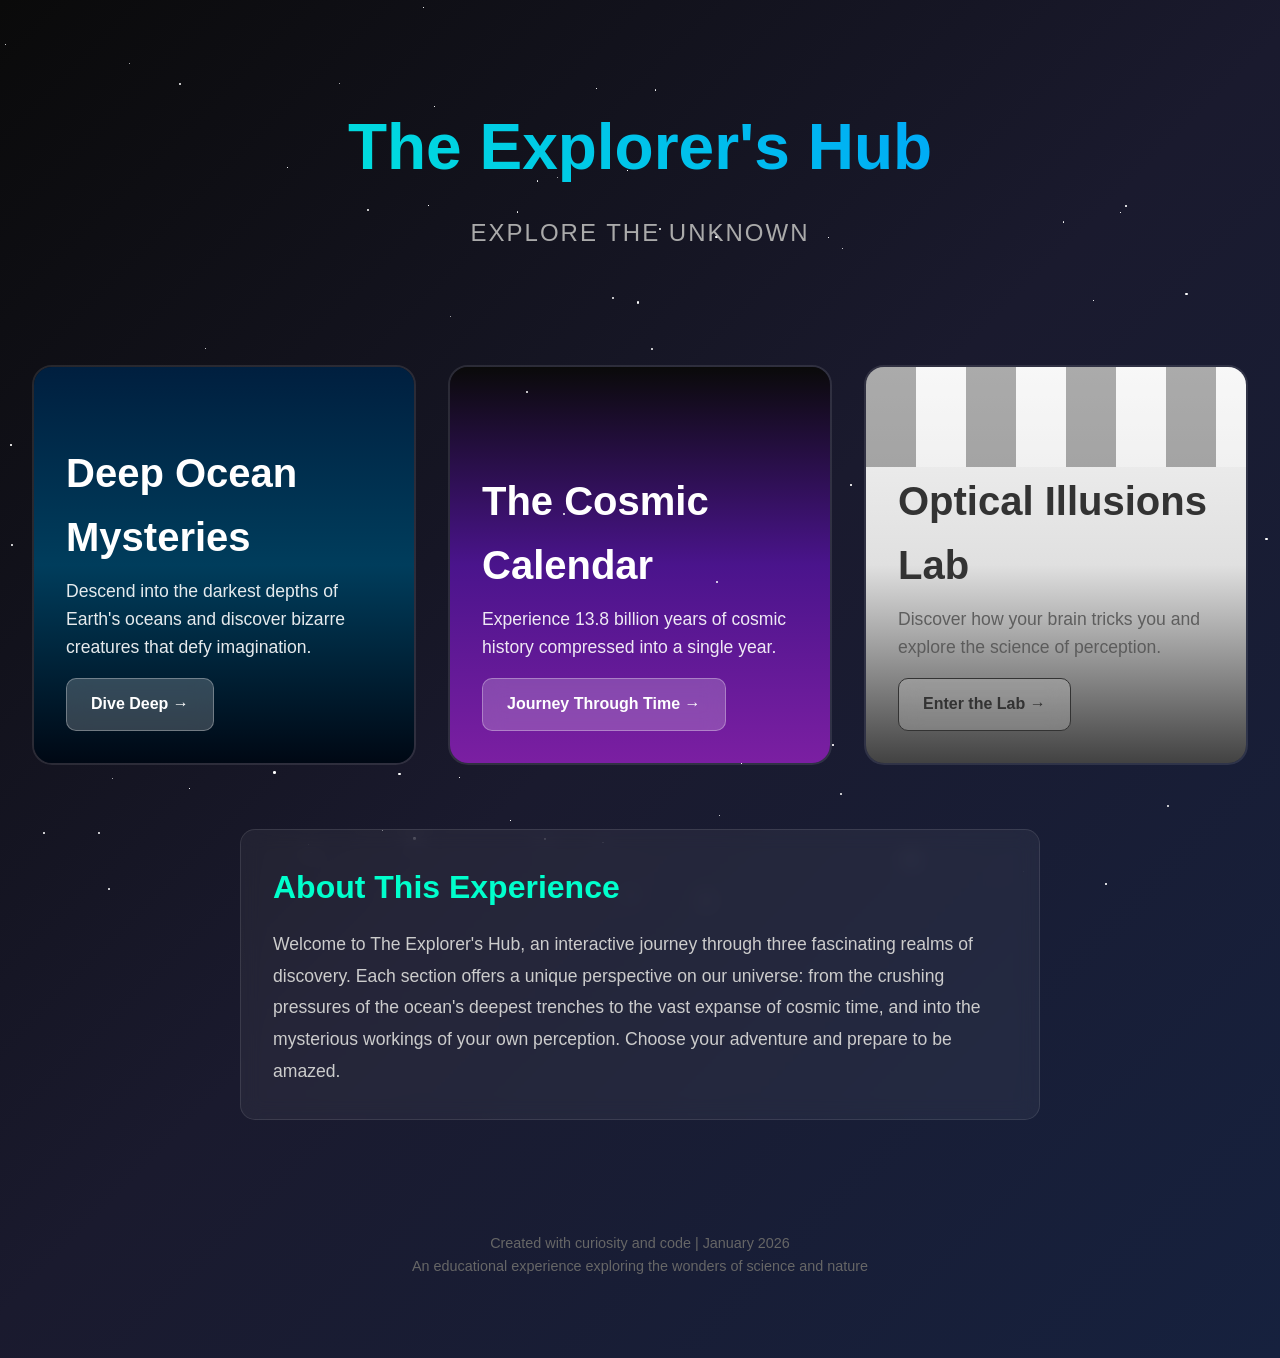
<file: index.html>
<!DOCTYPE html>
<html lang="en">
<head>
    <meta charset="UTF-8">
    <meta name="viewport" content="width=device-width, initial-scale=1.0">
    <title>The Explorer's Hub - Journey into the Unknown</title>
    <link rel="stylesheet" href="shared/main.css">
    <style>
        * {
            margin: 0;
            padding: 0;
            box-sizing: border-box;
        }

        body {
            font-family: 'Segoe UI', Tahoma, Geneva, Verdana, sans-serif;
            background: linear-gradient(135deg, #0a0a0a 0%, #1a1a2e 50%, #16213e 100%);
            color: #fff;
            overflow-x: hidden;
            min-height: 100vh;
        }

        .stars {
            position: fixed;
            top: 0;
            left: 0;
            width: 100%;
            height: 100%;
            pointer-events: none;
            z-index: 1;
        }

        .star {
            position: absolute;
            background: white;
            border-radius: 50%;
            animation: twinkle 3s infinite ease-in-out;
        }

        @keyframes twinkle {
            0%, 100% { opacity: 0.3; }
            50% { opacity: 1; }
        }

        .container {
            position: relative;
            z-index: 2;
            max-width: 1400px;
            margin: 0 auto;
            padding: 2rem;
        }

        header {
            text-align: center;
            padding: 4rem 2rem;
            margin-bottom: 3rem;
        }

        h1 {
            font-size: 4rem;
            font-weight: 700;
            margin-bottom: 1rem;
            background: linear-gradient(45deg, #00ffcc, #0099ff, #ff00ff);
            -webkit-background-clip: text;
            -webkit-text-fill-color: transparent;
            background-clip: text;
            animation: gradient-shift 5s ease infinite;
            background-size: 200% 200%;
        }

        @keyframes gradient-shift {
            0% { background-position: 0% 50%; }
            50% { background-position: 100% 50%; }
            100% { background-position: 0% 50%; }
        }

        .tagline {
            font-size: 1.5rem;
            color: #aaa;
            font-weight: 300;
            letter-spacing: 2px;
        }

        .portals {
            display: grid;
            grid-template-columns: repeat(auto-fit, minmax(350px, 1fr));
            gap: 2rem;
            margin: 3rem 0;
        }

        .portal {
            position: relative;
            height: 400px;
            border-radius: 20px;
            overflow: hidden;
            cursor: pointer;
            transition: transform 0.3s ease, box-shadow 0.3s ease;
            border: 2px solid rgba(255, 255, 255, 0.1);
        }

        .portal:hover {
            transform: translateY(-10px) scale(1.02);
            box-shadow: 0 20px 60px rgba(0, 0, 0, 0.5);
        }

        .portal-bg {
            position: absolute;
            top: 0;
            left: 0;
            width: 100%;
            height: 100%;
            transition: transform 0.5s ease;
        }

        .portal:hover .portal-bg {
            transform: scale(1.1);
        }

        .ocean-portal .portal-bg {
            background: linear-gradient(180deg, #001f3f 0%, #003d5c 50%, #000814 100%);
        }

        .cosmos-portal .portal-bg {
            background: linear-gradient(180deg, #0a0a0a 0%, #4a148c 50%, #7b1fa2 100%);
        }

        .illusions-portal .portal-bg {
            background: linear-gradient(180deg, #f5f5f5 0%, #e0e0e0 50%, #424242 100%);
        }

        .portal-content {
            position: relative;
            z-index: 2;
            height: 100%;
            display: flex;
            flex-direction: column;
            justify-content: flex-end;
            padding: 2rem;
        }

        .portal-title {
            font-size: 2.5rem;
            font-weight: 700;
            margin-bottom: 0.5rem;
        }

        .portal-description {
            font-size: 1.1rem;
            opacity: 0.9;
            margin-bottom: 1rem;
        }

        .portal-link {
            display: inline-block;
            padding: 0.8rem 1.5rem;
            background: rgba(255, 255, 255, 0.2);
            backdrop-filter: blur(10px);
            border-radius: 10px;
            text-decoration: none;
            color: white;
            font-weight: 600;
            transition: all 0.3s ease;
            border: 1px solid rgba(255, 255, 255, 0.3);
            width: fit-content;
        }

        .portal-link:hover {
            background: rgba(255, 255, 255, 0.3);
            transform: translateX(5px);
        }

        /* Ocean portal effects */
        .bubble {
            position: absolute;
            bottom: -50px;
            background: radial-gradient(circle, rgba(0, 255, 204, 0.3), transparent);
            border-radius: 50%;
            animation: rise 6s infinite ease-in;
        }

        @keyframes rise {
            to {
                bottom: 110%;
                opacity: 0;
            }
        }

        /* Cosmos portal effects */
        .cosmos-star {
            position: absolute;
            width: 2px;
            height: 2px;
            background: white;
            border-radius: 50%;
            animation: cosmos-twinkle 2s infinite;
        }

        @keyframes cosmos-twinkle {
            0%, 100% { opacity: 0; transform: scale(0); }
            50% { opacity: 1; transform: scale(1.5); }
        }

        /* Illusions portal effects */
        .illusion-pattern {
            position: absolute;
            top: 0;
            left: 0;
            width: 100%;
            height: 100%;
            opacity: 0.3;
        }

        .checker {
            width: 50px;
            height: 50px;
            position: absolute;
            animation: shift 3s infinite ease-in-out;
        }

        @keyframes shift {
            0%, 100% { transform: translateX(0); }
            50% { transform: translateX(10px); }
        }

        footer {
            text-align: center;
            padding: 3rem 2rem;
            color: #666;
            font-size: 0.9rem;
        }

        .about {
            max-width: 800px;
            margin: 4rem auto;
            padding: 2rem;
            background: rgba(255, 255, 255, 0.05);
            backdrop-filter: blur(10px);
            border-radius: 15px;
            border: 1px solid rgba(255, 255, 255, 0.1);
        }

        .about h2 {
            font-size: 2rem;
            margin-bottom: 1rem;
            color: #00ffcc;
        }

        .about p {
            line-height: 1.8;
            color: #ccc;
            font-size: 1.1rem;
        }

        @media (max-width: 768px) {
            h1 {
                font-size: 2.5rem;
            }

            .tagline {
                font-size: 1.2rem;
            }

            .portals {
                grid-template-columns: 1fr;
            }

            .portal {
                height: 350px;
            }
        }
    </style>
</head>
<body>
    <div class="stars" id="stars"></div>

    <div class="container">
        <header>
            <h1>The Explorer's Hub</h1>
            <p class="tagline">EXPLORE THE UNKNOWN</p>
        </header>

        <div class="portals">
            <!-- Ocean Portal -->
            <div class="portal ocean-portal" id="ocean-portal">
                <div class="portal-bg"></div>
                <div class="portal-content">
                    <h2 class="portal-title">Deep Ocean Mysteries</h2>
                    <p class="portal-description">Descend into the darkest depths of Earth's oceans and discover bizarre creatures that defy imagination.</p>
                    <a href="ocean/index.html" class="portal-link">Dive Deep →</a>
                </div>
            </div>

            <!-- Cosmos Portal -->
            <div class="portal cosmos-portal" id="cosmos-portal">
                <div class="portal-bg"></div>
                <div class="portal-content">
                    <h2 class="portal-title">The Cosmic Calendar</h2>
                    <p class="portal-description">Experience 13.8 billion years of cosmic history compressed into a single year.</p>
                    <a href="cosmos/index.html" class="portal-link">Journey Through Time →</a>
                </div>
            </div>

            <!-- Illusions Portal -->
            <div class="portal illusions-portal" id="illusions-portal">
                <div class="portal-bg"></div>
                <div class="portal-content">
                    <h2 class="portal-title" style="color: #333;">Optical Illusions Lab</h2>
                    <p class="portal-description" style="color: #555;">Discover how your brain tricks you and explore the science of perception.</p>
                    <a href="illusions/index.html" class="portal-link" style="color: #333; border-color: #333;">Enter the Lab →</a>
                </div>
            </div>
        </div>

        <div class="about">
            <h2>About This Experience</h2>
            <p>
                Welcome to The Explorer's Hub, an interactive journey through three fascinating realms of discovery.
                Each section offers a unique perspective on our universe: from the crushing pressures of the ocean's
                deepest trenches to the vast expanse of cosmic time, and into the mysterious workings of your own perception.
                Choose your adventure and prepare to be amazed.
            </p>
        </div>

        <footer>
            <p>Created with curiosity and code | January 2026</p>
            <p>An educational experience exploring the wonders of science and nature</p>
        </footer>
    </div>

    <script>
        // Generate random stars
        const starsContainer = document.getElementById('stars');
        for (let i = 0; i < 100; i++) {
            const star = document.createElement('div');
            star.className = 'star';
            star.style.left = Math.random() * 100 + '%';
            star.style.top = Math.random() * 100 + '%';
            star.style.width = star.style.height = Math.random() * 3 + 'px';
            star.style.animationDelay = Math.random() * 3 + 's';
            starsContainer.appendChild(star);
        }

        // Ocean portal bubbles
        const oceanPortal = document.getElementById('ocean-portal');
        setInterval(() => {
            const bubble = document.createElement('div');
            bubble.className = 'bubble';
            const size = Math.random() * 60 + 20;
            bubble.style.width = bubble.style.height = size + 'px';
            bubble.style.left = Math.random() * 100 + '%';
            bubble.style.animationDuration = (Math.random() * 3 + 4) + 's';
            oceanPortal.appendChild(bubble);
            setTimeout(() => bubble.remove(), 7000);
        }, 1000);

        // Cosmos portal stars
        const cosmosPortal = document.getElementById('cosmos-portal');
        setInterval(() => {
            const star = document.createElement('div');
            star.className = 'cosmos-star';
            star.style.left = Math.random() * 100 + '%';
            star.style.top = Math.random() * 100 + '%';
            star.style.animationDelay = Math.random() + 's';
            cosmosPortal.appendChild(star);
            setTimeout(() => star.remove(), 2000);
        }, 300);

        // Illusions portal pattern
        const illusionsPortal = document.getElementById('illusions-portal');
        const pattern = document.createElement('div');
        pattern.className = 'illusion-pattern';

        for (let i = 0; i < 20; i++) {
            const checker = document.createElement('div');
            checker.className = 'checker';
            checker.style.left = (i % 10) * 50 + 'px';
            checker.style.top = Math.floor(i / 10) * 50 + 'px';
            checker.style.background = i % 2 === 0 ? '#000' : '#fff';
            checker.style.animationDelay = (i * 0.1) + 's';
            pattern.appendChild(checker);
        }
        illusionsPortal.querySelector('.portal-bg').appendChild(pattern);
    </script>
</body>
</html>
</file>
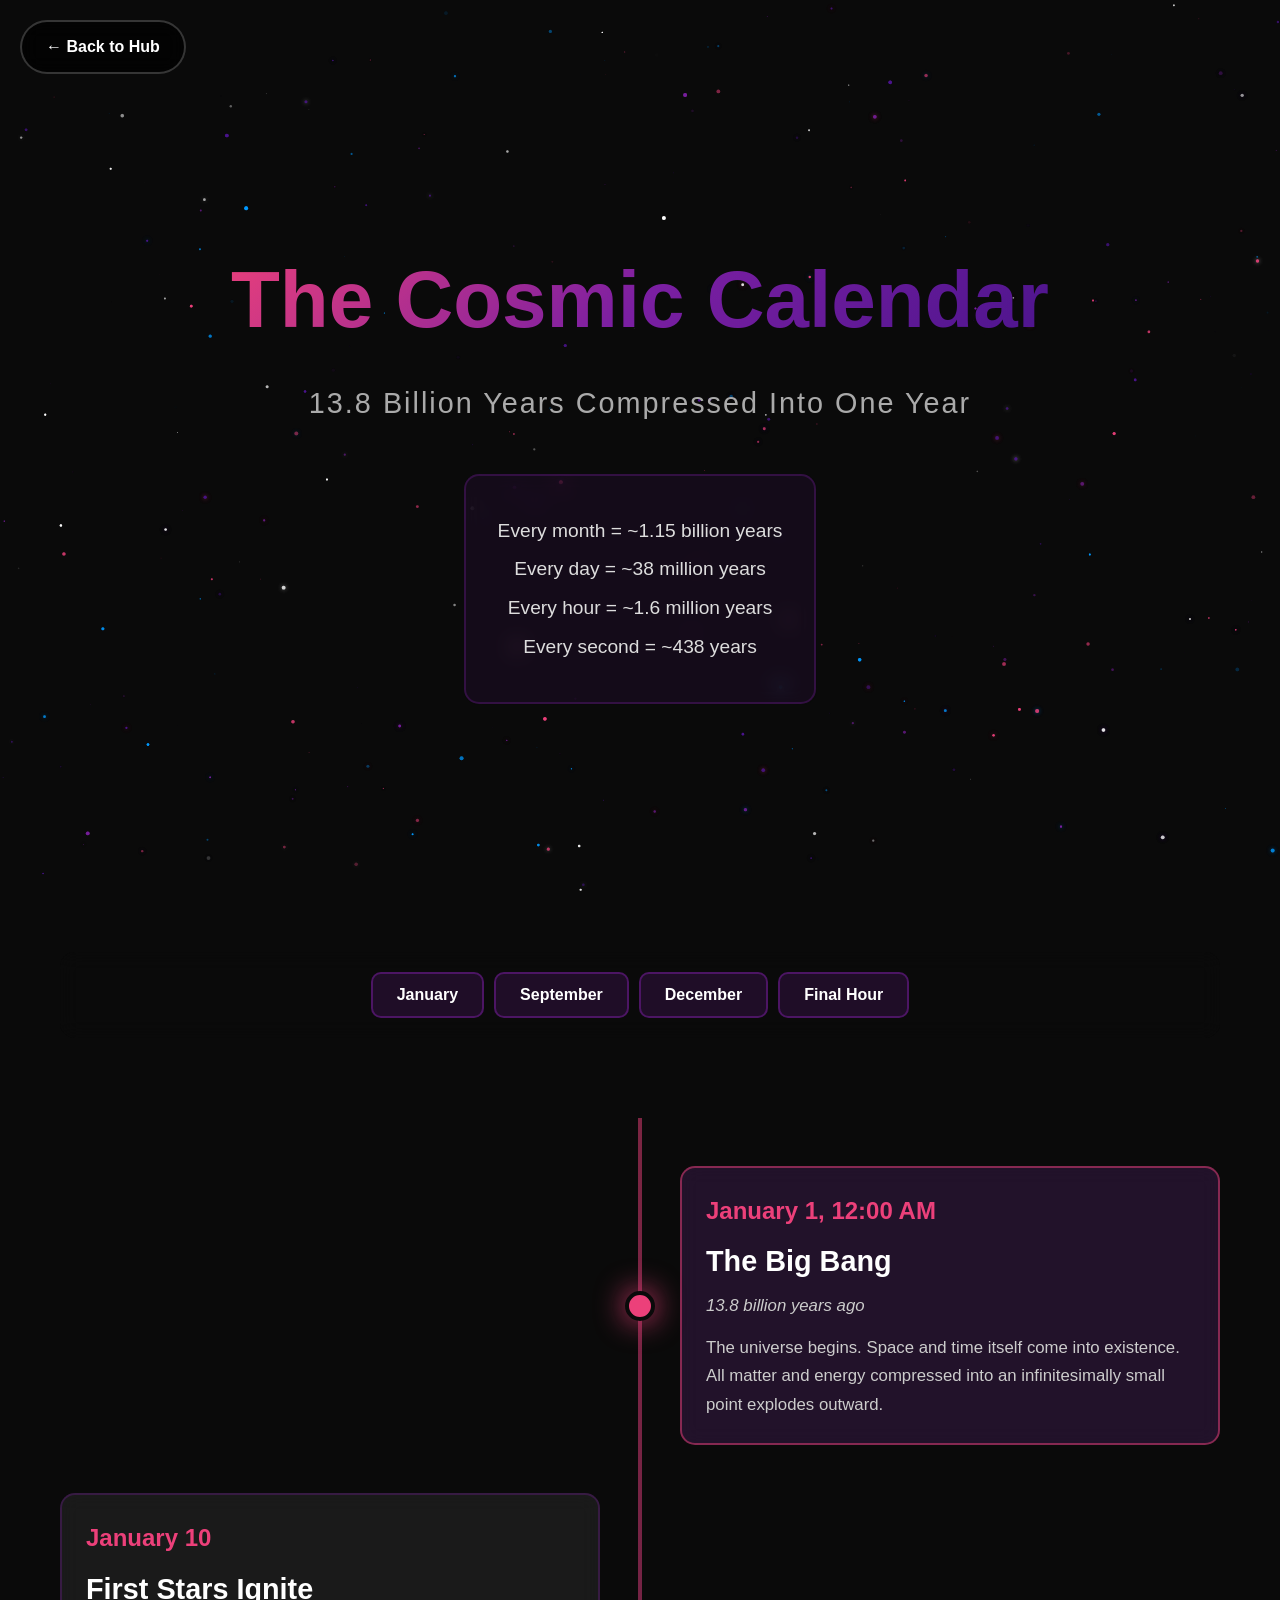
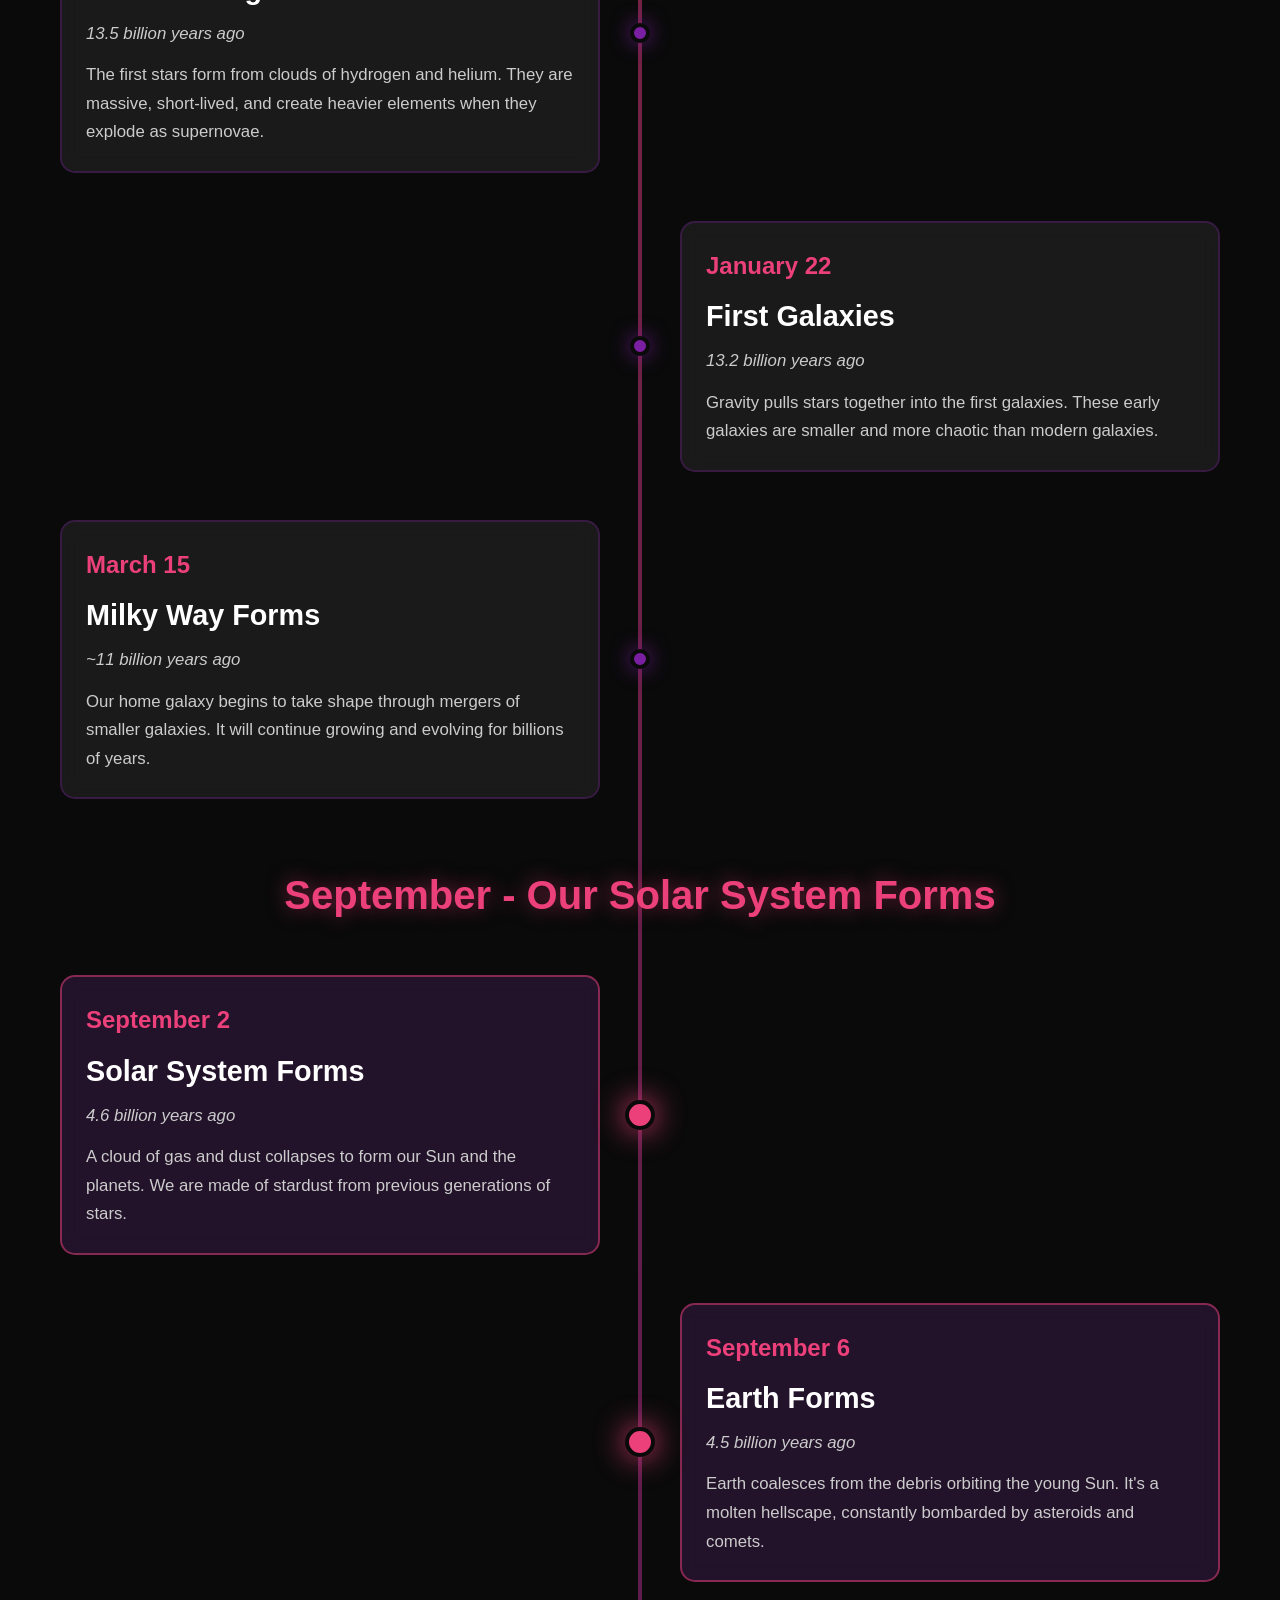
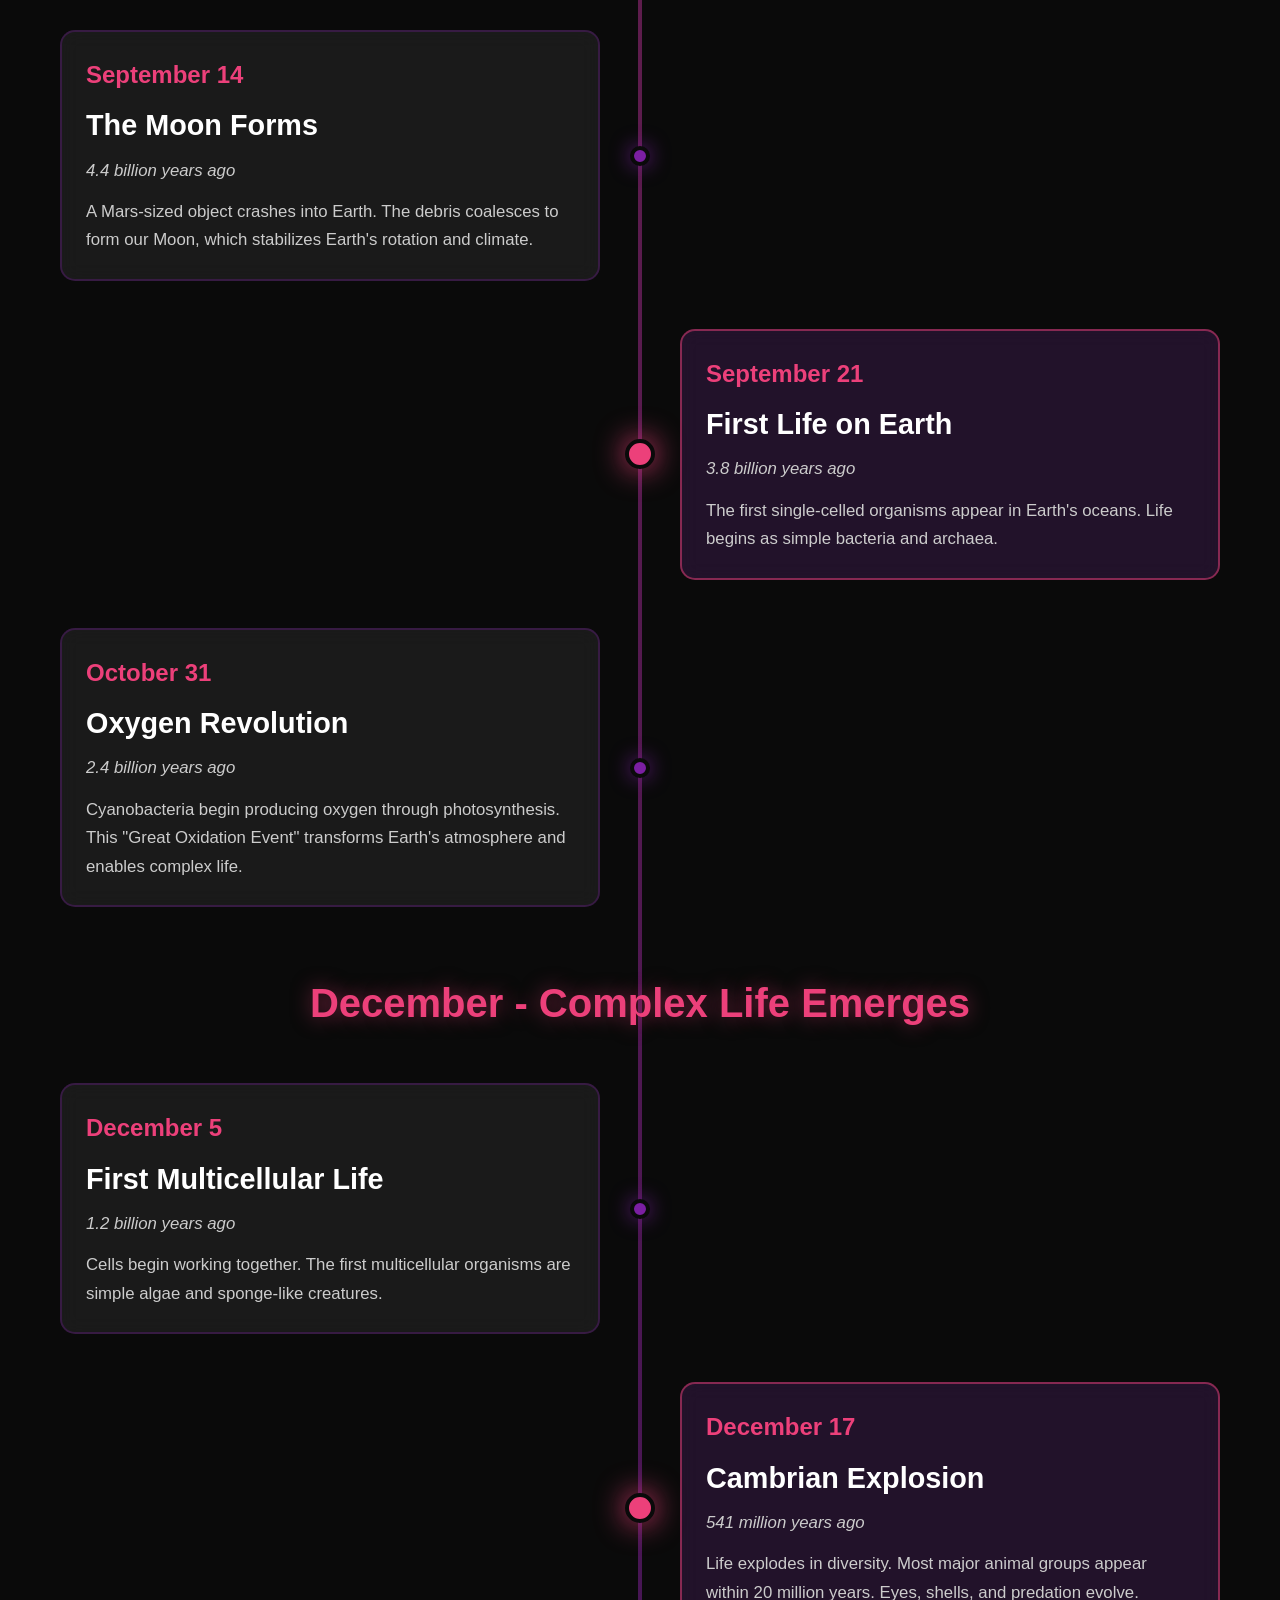
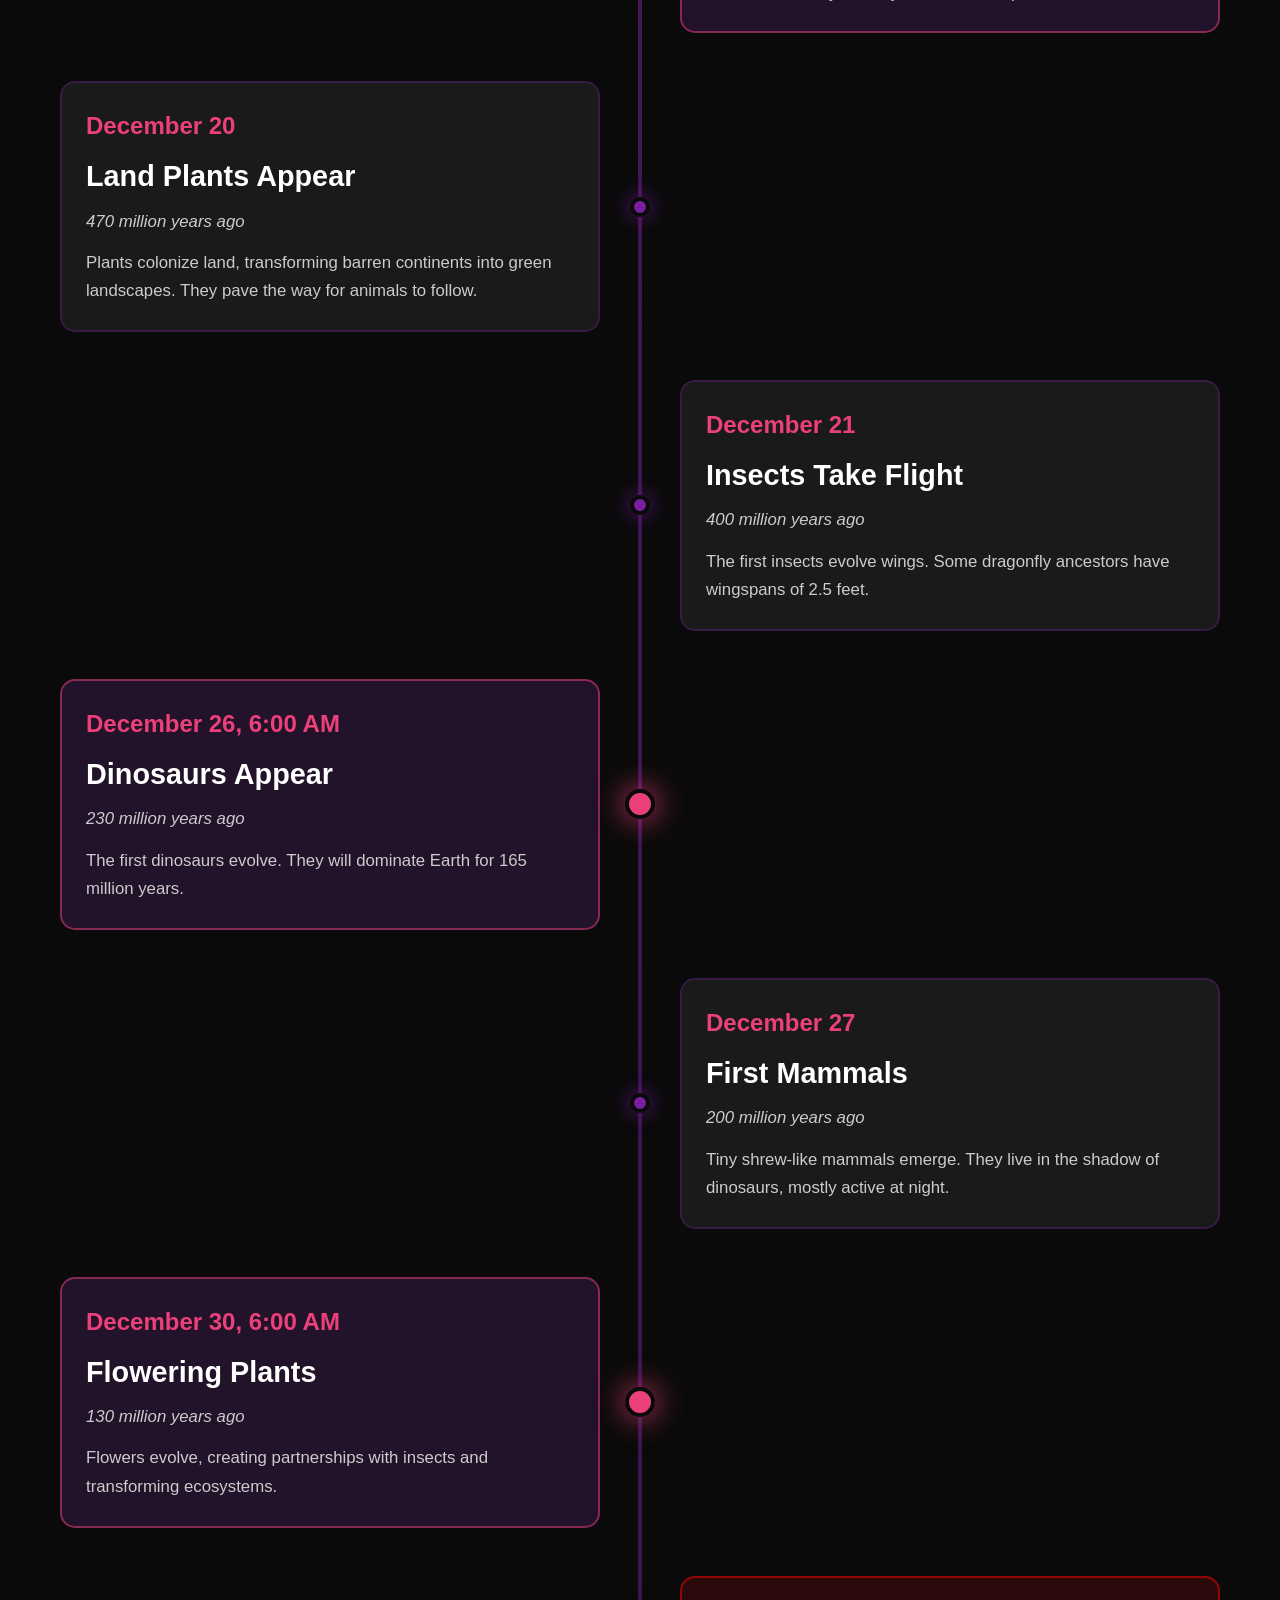
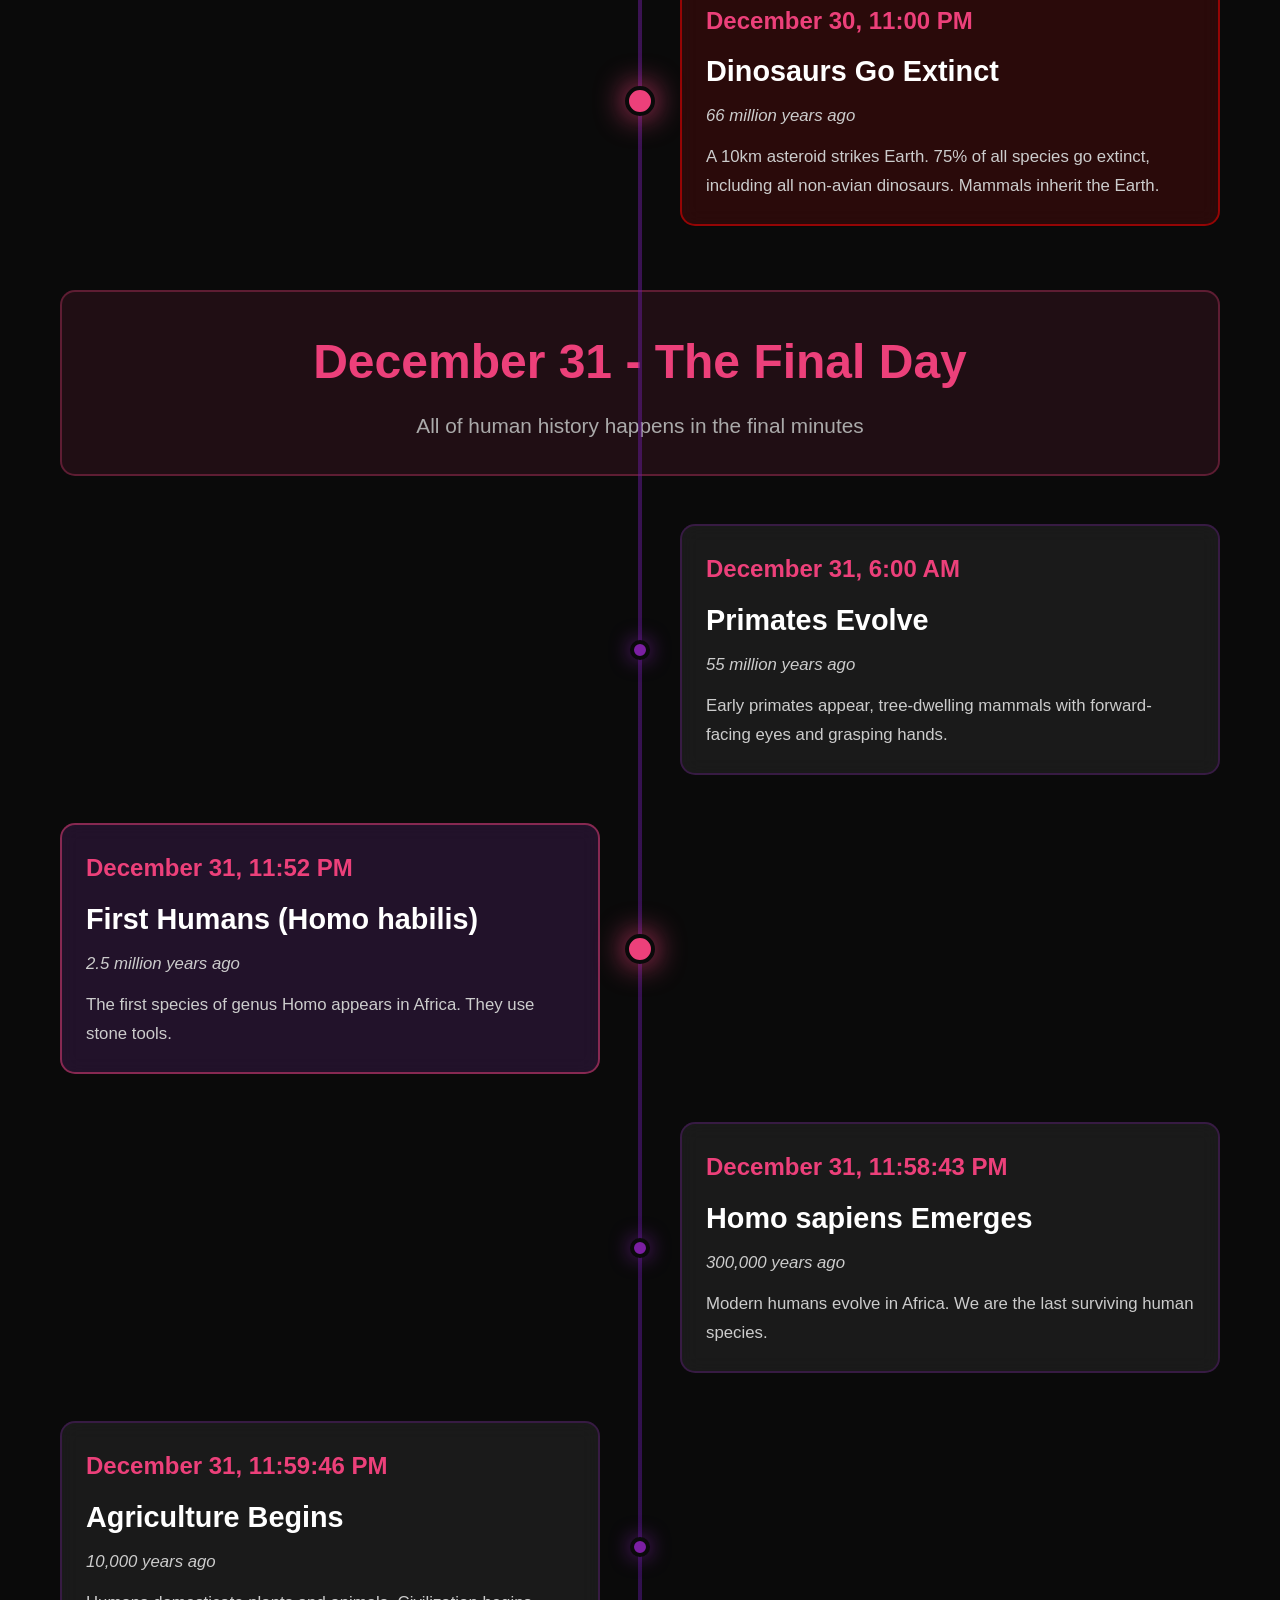
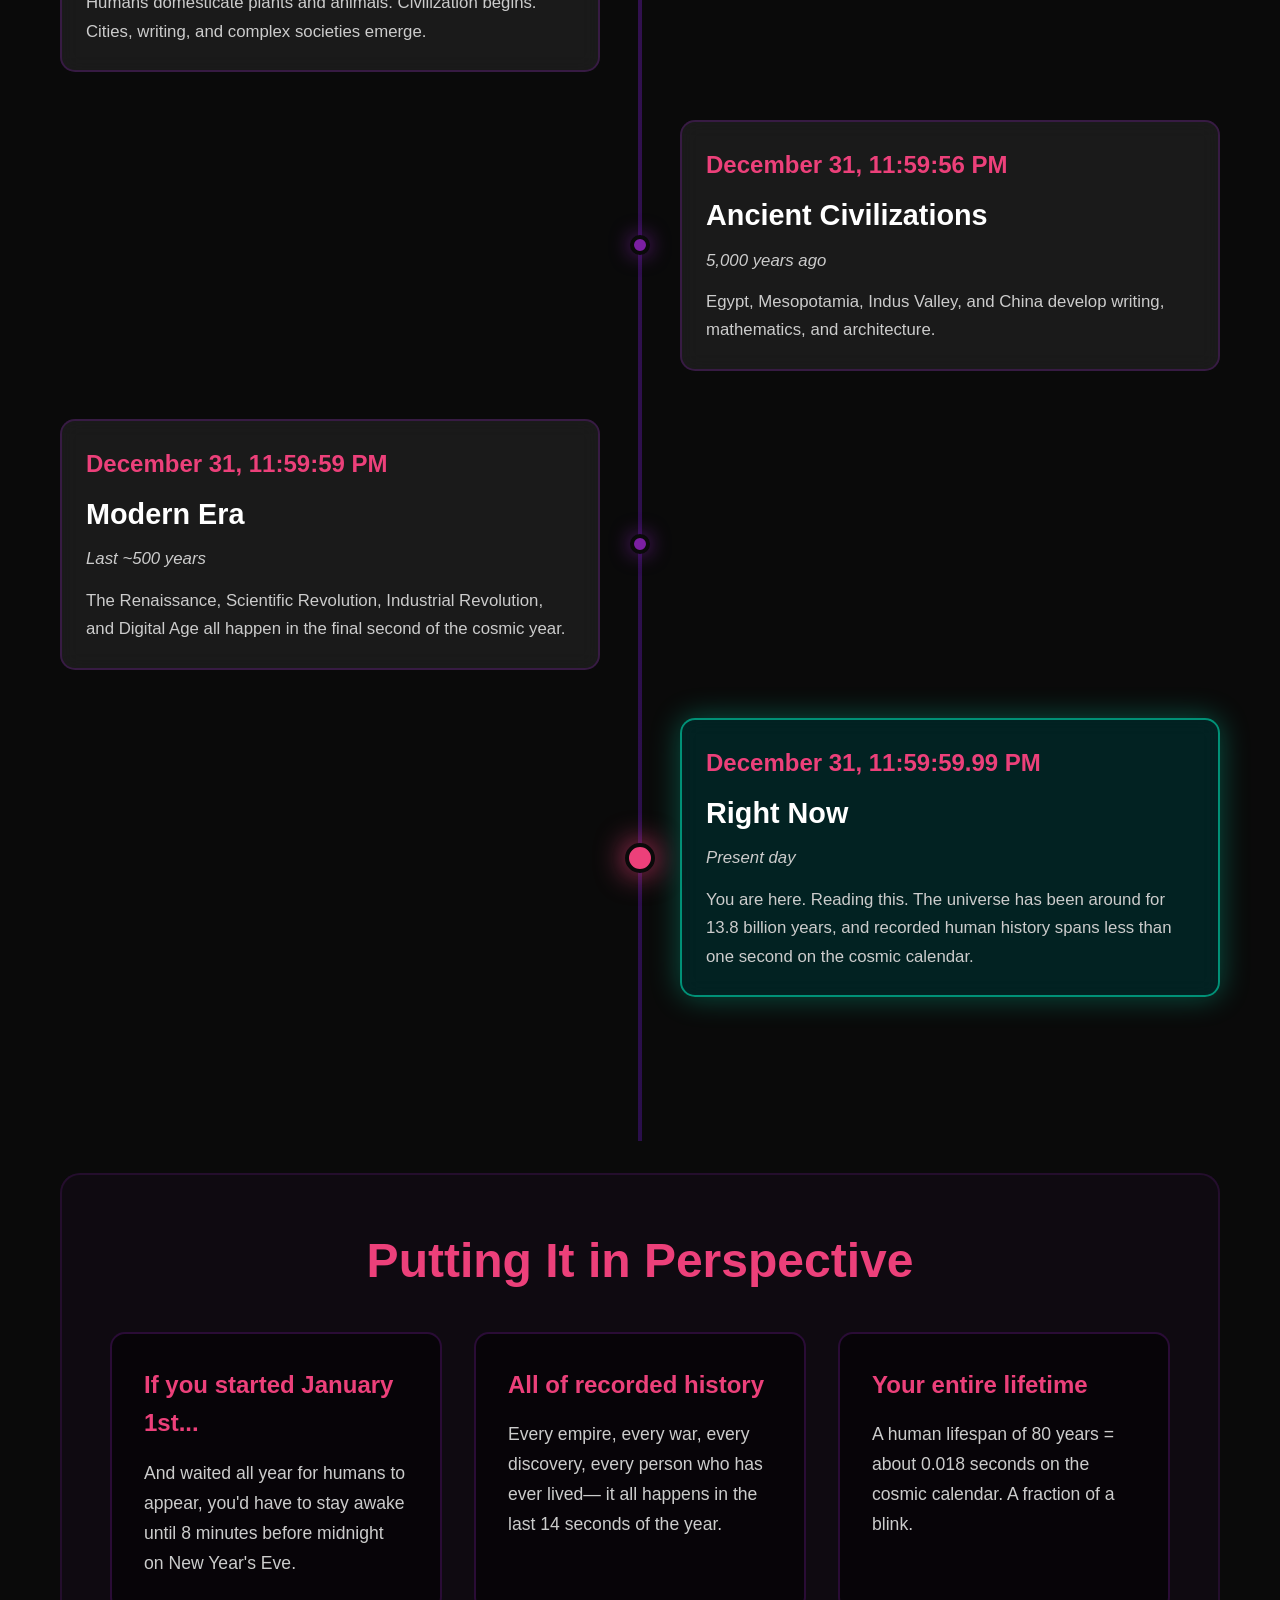
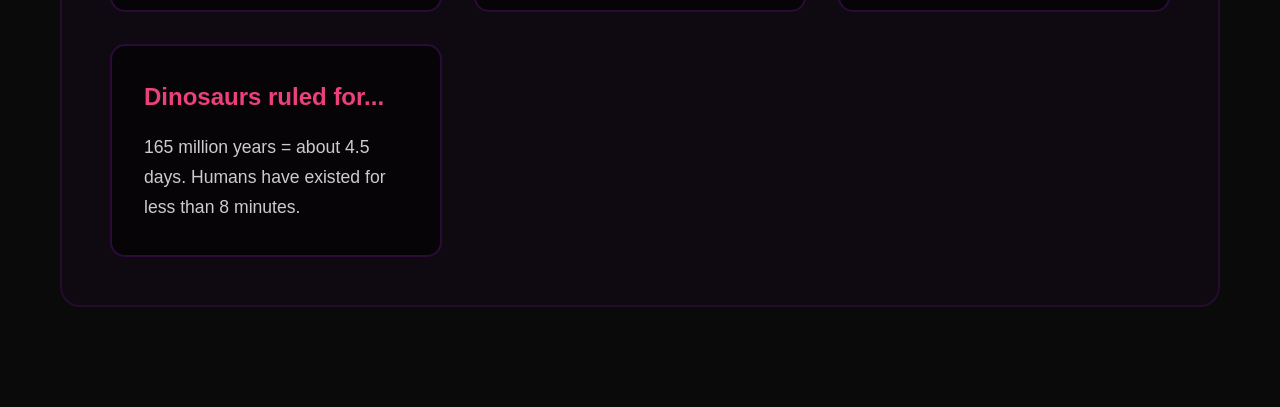
<file: cosmos/index.html>
<!DOCTYPE html>
<html lang="en">
<head>
    <meta charset="UTF-8">
    <meta name="viewport" content="width=device-width, initial-scale=1.0">
    <title>The Cosmic Calendar - The Explorer's Hub</title>
    <link rel="stylesheet" href="../shared/main.css">
    <link rel="stylesheet" href="cosmos.css">
</head>
<body>
    <a href="../index.html" class="back-to-hub">← Back to Hub</a>

    <!-- Starfield background -->
    <canvas id="starfield"></canvas>

    <div class="cosmos-container">
        <!-- Hero Section -->
        <section class="hero">
            <h1 class="cosmic-title">The Cosmic Calendar</h1>
            <p class="cosmic-subtitle">13.8 Billion Years Compressed Into One Year</p>
            <div class="scale-info">
                <p>Every month = ~1.15 billion years</p>
                <p>Every day = ~38 million years</p>
                <p>Every hour = ~1.6 million years</p>
                <p>Every second = ~438 years</p>
            </div>
        </section>

        <!-- Timeline Navigator -->
        <div class="timeline-nav">
            <button class="nav-btn" data-month="0">January</button>
            <button class="nav-btn" data-month="8">September</button>
            <button class="nav-btn" data-month="11">December</button>
            <button class="nav-btn" data-zoom="final">Final Hour</button>
        </div>

        <!-- Timeline -->
        <div class="timeline">
            <!-- January - Big Bang -->
            <div class="event-card major" data-date="Jan 1, 00:00:00">
                <div class="event-marker"></div>
                <div class="event-content">
                    <h2>January 1, 12:00 AM</h2>
                    <h3>The Big Bang</h3>
                    <p class="real-time">13.8 billion years ago</p>
                    <p>The universe begins. Space and time itself come into existence. All matter and energy
                    compressed into an infinitesimally small point explodes outward.</p>
                </div>
            </div>

            <div class="event-card" data-date="Jan 10">
                <div class="event-marker"></div>
                <div class="event-content">
                    <h2>January 10</h2>
                    <h3>First Stars Ignite</h3>
                    <p class="real-time">13.5 billion years ago</p>
                    <p>The first stars form from clouds of hydrogen and helium. They are massive, short-lived,
                    and create heavier elements when they explode as supernovae.</p>
                </div>
            </div>

            <div class="event-card" data-date="Jan 22">
                <div class="event-marker"></div>
                <div class="event-content">
                    <h2>January 22</h2>
                    <h3>First Galaxies</h3>
                    <p class="real-time">13.2 billion years ago</p>
                    <p>Gravity pulls stars together into the first galaxies. These early galaxies are smaller
                    and more chaotic than modern galaxies.</p>
                </div>
            </div>

            <!-- March -->
            <div class="event-card" data-date="Mar 15">
                <div class="event-marker"></div>
                <div class="event-content">
                    <h2>March 15</h2>
                    <h3>Milky Way Forms</h3>
                    <p class="real-time">~11 billion years ago</p>
                    <p>Our home galaxy begins to take shape through mergers of smaller galaxies.
                    It will continue growing and evolving for billions of years.</p>
                </div>
            </div>

            <!-- September - Our Solar System -->
            <div class="month-divider">
                <h2>September - Our Solar System Forms</h2>
            </div>

            <div class="event-card major" data-date="Sep 2">
                <div class="event-marker"></div>
                <div class="event-content">
                    <h2>September 2</h2>
                    <h3>Solar System Forms</h3>
                    <p class="real-time">4.6 billion years ago</p>
                    <p>A cloud of gas and dust collapses to form our Sun and the planets. We are made of
                    stardust from previous generations of stars.</p>
                </div>
            </div>

            <div class="event-card major" data-date="Sep 6">
                <div class="event-marker"></div>
                <div class="event-content">
                    <h2>September 6</h2>
                    <h3>Earth Forms</h3>
                    <p class="real-time">4.5 billion years ago</p>
                    <p>Earth coalesces from the debris orbiting the young Sun. It's a molten hellscape,
                    constantly bombarded by asteroids and comets.</p>
                </div>
            </div>

            <div class="event-card" data-date="Sep 14">
                <div class="event-marker"></div>
                <div class="event-content">
                    <h2>September 14</h2>
                    <h3>The Moon Forms</h3>
                    <p class="real-time">4.4 billion years ago</p>
                    <p>A Mars-sized object crashes into Earth. The debris coalesces to form our Moon,
                    which stabilizes Earth's rotation and climate.</p>
                </div>
            </div>

            <div class="event-card major" data-date="Sep 21">
                <div class="event-marker"></div>
                <div class="event-content">
                    <h2>September 21</h2>
                    <h3>First Life on Earth</h3>
                    <p class="real-time">3.8 billion years ago</p>
                    <p>The first single-celled organisms appear in Earth's oceans. Life begins as simple
                    bacteria and archaea.</p>
                </div>
            </div>

            <!-- October -->
            <div class="event-card" data-date="Oct 31">
                <div class="event-marker"></div>
                <div class="event-content">
                    <h2>October 31</h2>
                    <h3>Oxygen Revolution</h3>
                    <p class="real-time">2.4 billion years ago</p>
                    <p>Cyanobacteria begin producing oxygen through photosynthesis. This "Great Oxidation Event"
                    transforms Earth's atmosphere and enables complex life.</p>
                </div>
            </div>

            <!-- December - Complex Life -->
            <div class="month-divider">
                <h2>December - Complex Life Emerges</h2>
            </div>

            <div class="event-card" data-date="Dec 5">
                <div class="event-marker"></div>
                <div class="event-content">
                    <h2>December 5</h2>
                    <h3>First Multicellular Life</h3>
                    <p class="real-time">1.2 billion years ago</p>
                    <p>Cells begin working together. The first multicellular organisms are simple algae
                    and sponge-like creatures.</p>
                </div>
            </div>

            <div class="event-card major" data-date="Dec 17">
                <div class="event-marker"></div>
                <div class="event-content">
                    <h2>December 17</h2>
                    <h3>Cambrian Explosion</h3>
                    <p class="real-time">541 million years ago</p>
                    <p>Life explodes in diversity. Most major animal groups appear within 20 million years.
                    Eyes, shells, and predation evolve.</p>
                </div>
            </div>

            <div class="event-card" data-date="Dec 20">
                <div class="event-marker"></div>
                <div class="event-content">
                    <h2>December 20</h2>
                    <h3>Land Plants Appear</h3>
                    <p class="real-time">470 million years ago</p>
                    <p>Plants colonize land, transforming barren continents into green landscapes.
                    They pave the way for animals to follow.</p>
                </div>
            </div>

            <div class="event-card" data-date="Dec 21">
                <div class="event-marker"></div>
                <div class="event-content">
                    <h2>December 21</h2>
                    <h3>Insects Take Flight</h3>
                    <p class="real-time">400 million years ago</p>
                    <p>The first insects evolve wings. Some dragonfly ancestors have wingspans of 2.5 feet.</p>
                </div>
            </div>

            <div class="event-card major" data-date="Dec 26, 06:00">
                <div class="event-marker"></div>
                <div class="event-content">
                    <h2>December 26, 6:00 AM</h2>
                    <h3>Dinosaurs Appear</h3>
                    <p class="real-time">230 million years ago</p>
                    <p>The first dinosaurs evolve. They will dominate Earth for 165 million years.</p>
                </div>
            </div>

            <div class="event-card" data-date="Dec 27">
                <div class="event-marker"></div>
                <div class="event-content">
                    <h2>December 27</h2>
                    <h3>First Mammals</h3>
                    <p class="real-time">200 million years ago</p>
                    <p>Tiny shrew-like mammals emerge. They live in the shadow of dinosaurs,
                    mostly active at night.</p>
                </div>
            </div>

            <div class="event-card major" data-date="Dec 30, 06:00">
                <div class="event-marker"></div>
                <div class="event-content">
                    <h2>December 30, 6:00 AM</h2>
                    <h3>Flowering Plants</h3>
                    <p class="real-time">130 million years ago</p>
                    <p>Flowers evolve, creating partnerships with insects and transforming ecosystems.</p>
                </div>
            </div>

            <div class="event-card major extinction" data-date="Dec 30, 11:00 PM">
                <div class="event-marker"></div>
                <div class="event-content">
                    <h2>December 30, 11:00 PM</h2>
                    <h3>Dinosaurs Go Extinct</h3>
                    <p class="real-time">66 million years ago</p>
                    <p>A 10km asteroid strikes Earth. 75% of all species go extinct, including all non-avian dinosaurs.
                    Mammals inherit the Earth.</p>
                </div>
            </div>

            <!-- December 31 - Recent History -->
            <div class="final-day-header">
                <h2>December 31 - The Final Day</h2>
                <p>All of human history happens in the final minutes</p>
            </div>

            <div class="event-card" data-date="Dec 31, 06:00 AM">
                <div class="event-marker"></div>
                <div class="event-content">
                    <h2>December 31, 6:00 AM</h2>
                    <h3>Primates Evolve</h3>
                    <p class="real-time">55 million years ago</p>
                    <p>Early primates appear, tree-dwelling mammals with forward-facing eyes and grasping hands.</p>
                </div>
            </div>

            <div class="event-card major" data-date="Dec 31, 11:52 PM">
                <div class="event-marker"></div>
                <div class="event-content">
                    <h2>December 31, 11:52 PM</h2>
                    <h3>First Humans (Homo habilis)</h3>
                    <p class="real-time">2.5 million years ago</p>
                    <p>The first species of genus Homo appears in Africa. They use stone tools.</p>
                </div>
            </div>

            <div class="event-card" data-date="Dec 31, 11:58:43 PM">
                <div class="event-marker"></div>
                <div class="event-content">
                    <h2>December 31, 11:58:43 PM</h2>
                    <h3>Homo sapiens Emerges</h3>
                    <p class="real-time">300,000 years ago</p>
                    <p>Modern humans evolve in Africa. We are the last surviving human species.</p>
                </div>
            </div>

            <div class="event-card" data-date="Dec 31, 11:59:46 PM">
                <div class="event-marker"></div>
                <div class="event-content">
                    <h2>December 31, 11:59:46 PM</h2>
                    <h3>Agriculture Begins</h3>
                    <p class="real-time">10,000 years ago</p>
                    <p>Humans domesticate plants and animals. Civilization begins. Cities, writing,
                    and complex societies emerge.</p>
                </div>
            </div>

            <div class="event-card" data-date="Dec 31, 11:59:56 PM">
                <div class="event-marker"></div>
                <div class="event-content">
                    <h2>December 31, 11:59:56 PM</h2>
                    <h3>Ancient Civilizations</h3>
                    <p class="real-time">5,000 years ago</p>
                    <p>Egypt, Mesopotamia, Indus Valley, and China develop writing, mathematics, and architecture.</p>
                </div>
            </div>

            <div class="event-card" data-date="Dec 31, 11:59:59 PM">
                <div class="event-marker"></div>
                <div class="event-content">
                    <h2>December 31, 11:59:59 PM</h2>
                    <h3>Modern Era</h3>
                    <p class="real-time">Last ~500 years</p>
                    <p>The Renaissance, Scientific Revolution, Industrial Revolution, and Digital Age
                    all happen in the final second of the cosmic year.</p>
                </div>
            </div>

            <div class="event-card major current" data-date="Dec 31, 11:59:59.99 PM">
                <div class="event-marker"></div>
                <div class="event-content">
                    <h2>December 31, 11:59:59.99 PM</h2>
                    <h3>Right Now</h3>
                    <p class="real-time">Present day</p>
                    <p>You are here. Reading this. The universe has been around for 13.8 billion years,
                    and recorded human history spans less than one second on the cosmic calendar.</p>
                </div>
            </div>
        </div>

        <!-- Perspective Section -->
        <section class="perspective">
            <h2>Putting It in Perspective</h2>
            <div class="perspective-grid">
                <div class="perspective-card">
                    <h3>If you started January 1st...</h3>
                    <p>And waited all year for humans to appear, you'd have to stay awake until
                    8 minutes before midnight on New Year's Eve.</p>
                </div>
                <div class="perspective-card">
                    <h3>All of recorded history</h3>
                    <p>Every empire, every war, every discovery, every person who has ever lived—
                    it all happens in the last 14 seconds of the year.</p>
                </div>
                <div class="perspective-card">
                    <h3>Your entire lifetime</h3>
                    <p>A human lifespan of 80 years = about 0.018 seconds on the cosmic calendar.
                    A fraction of a blink.</p>
                </div>
                <div class="perspective-card">
                    <h3>Dinosaurs ruled for...</h3>
                    <p>165 million years = about 4.5 days. Humans have existed for less than 8 minutes.</p>
                </div>
            </div>
        </section>
    </div>

    <script src="cosmos.js"></script>
</body>
</html>
</file>
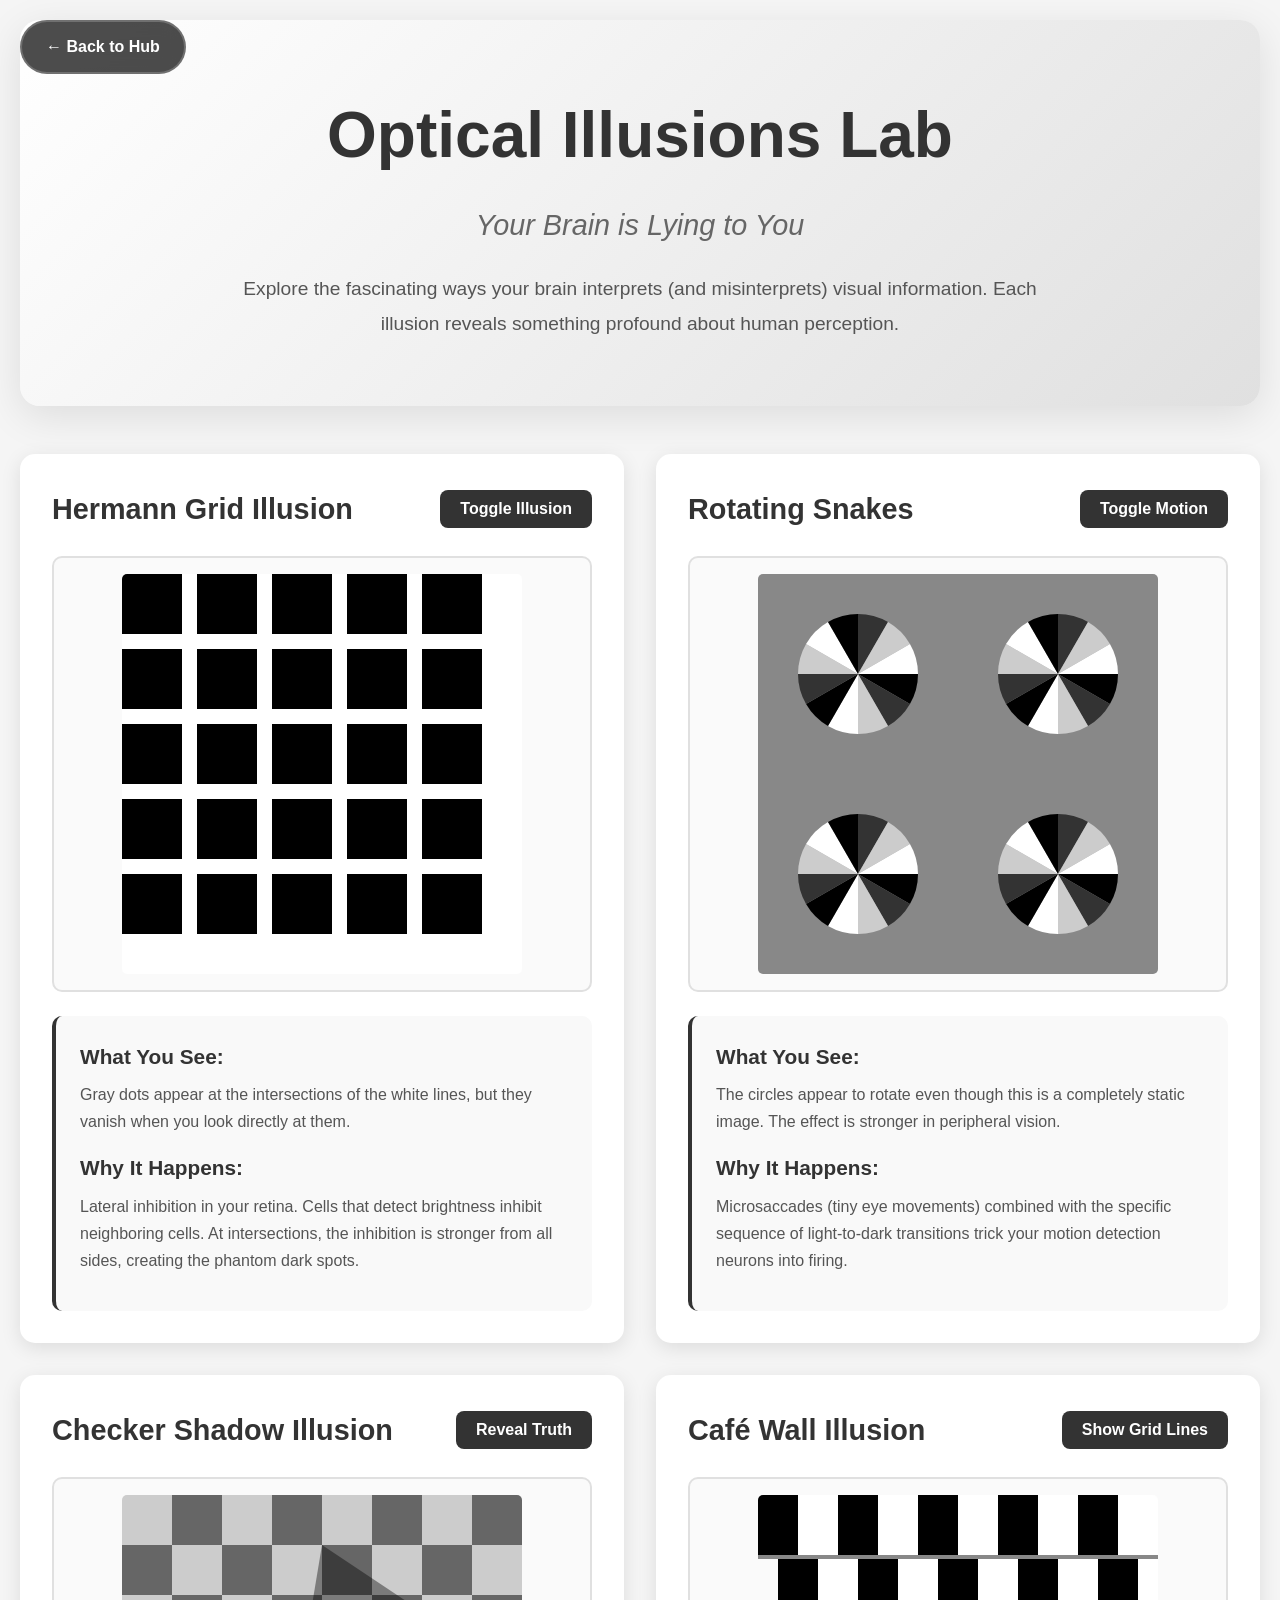
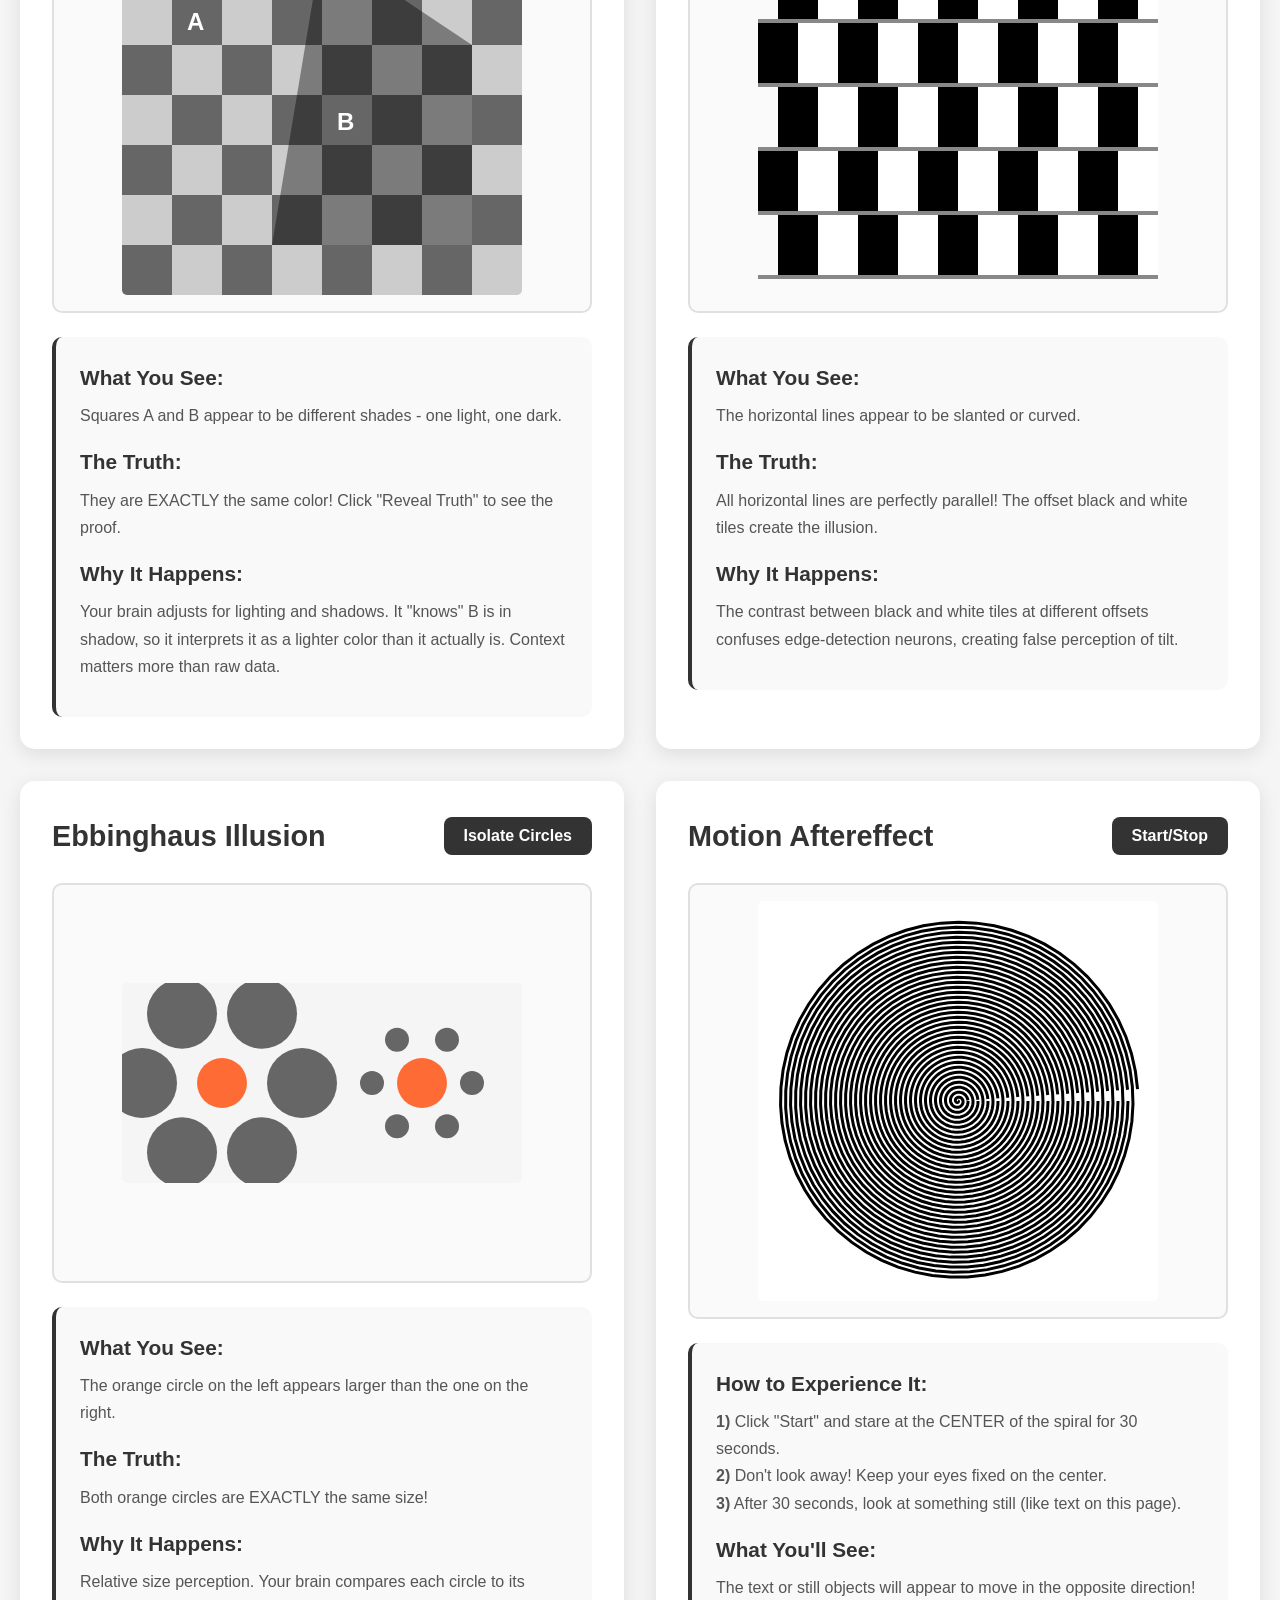
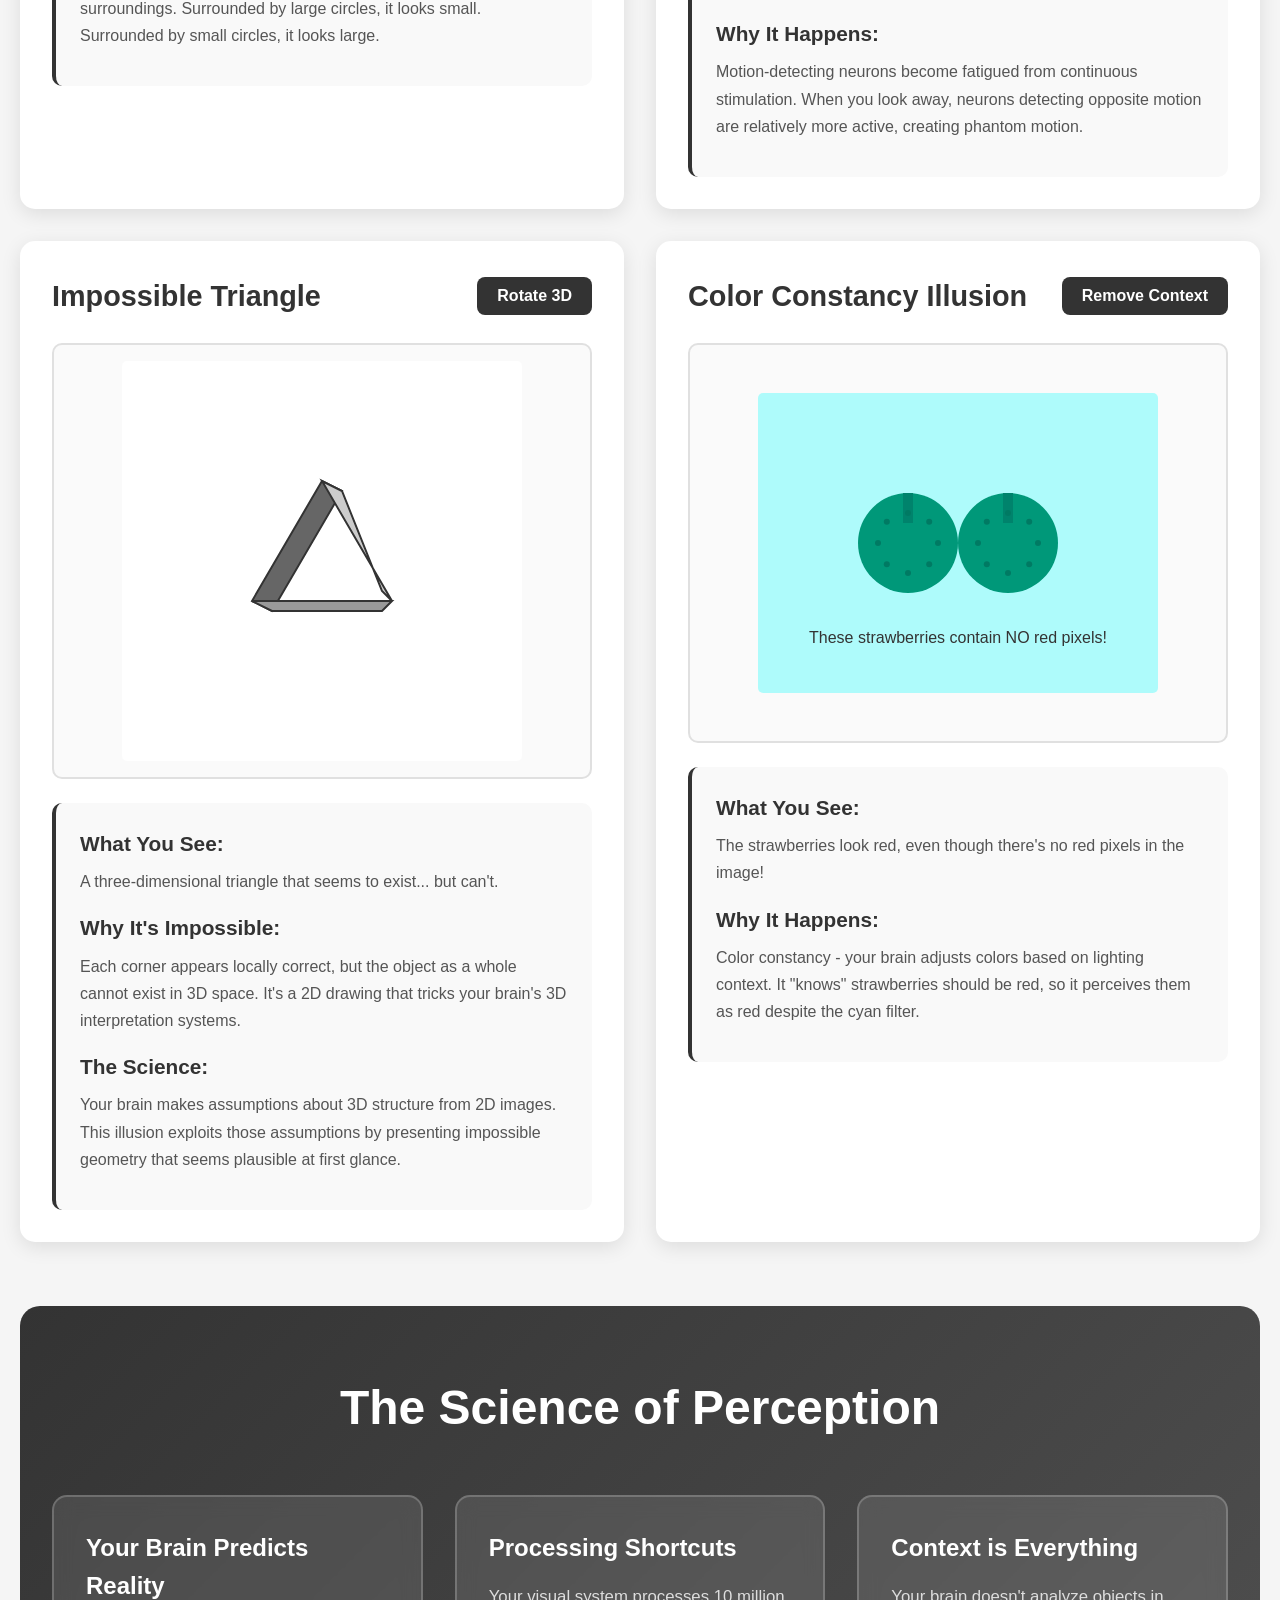
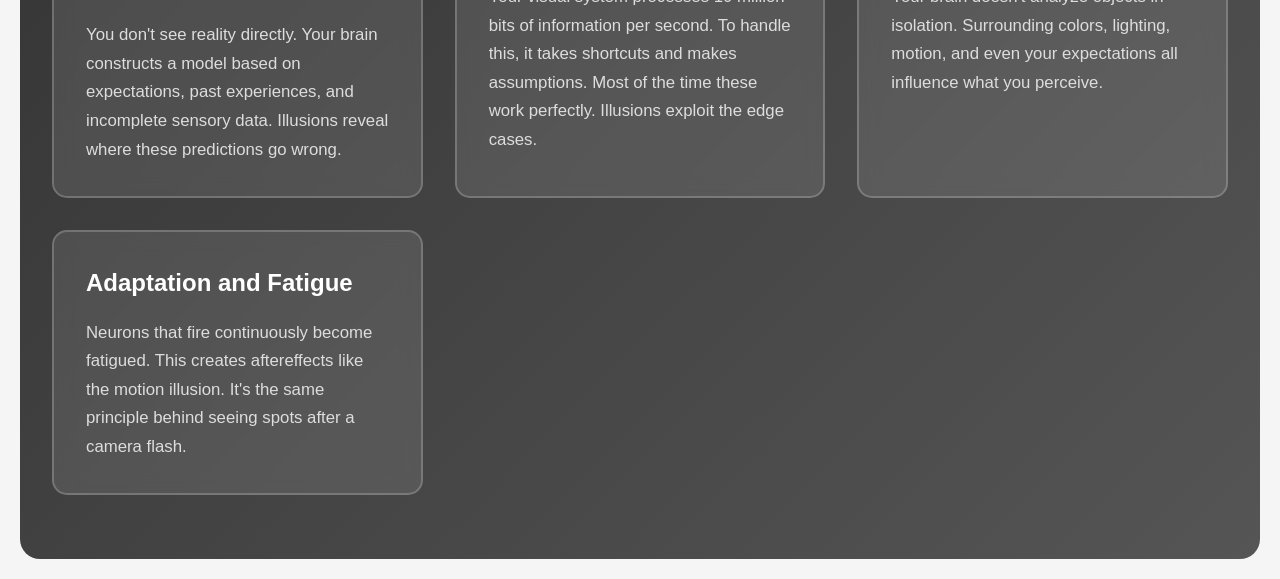
<file: illusions/index.html>
<!DOCTYPE html>
<html lang="en">
<head>
    <meta charset="UTF-8">
    <meta name="viewport" content="width=device-width, initial-scale=1.0">
    <title>Optical Illusions Lab - The Explorer's Hub</title>
    <link rel="stylesheet" href="../shared/main.css">
    <link rel="stylesheet" href="illusions.css">
</head>
<body>
    <a href="../index.html" class="back-to-hub">← Back to Hub</a>

    <div class="lab-container">
        <!-- Header -->
        <header class="lab-header">
            <h1>Optical Illusions Lab</h1>
            <p class="tagline">Your Brain is Lying to You</p>
            <p class="description">
                Explore the fascinating ways your brain interprets (and misinterprets) visual information.
                Each illusion reveals something profound about human perception.
            </p>
        </header>

        <!-- Illusion Gallery -->
        <div class="illusions-grid">

            <!-- Hermann Grid -->
            <div class="illusion-card">
                <div class="illusion-header">
                    <h2>Hermann Grid Illusion</h2>
                    <button class="toggle-btn" data-illusion="hermann">Toggle Illusion</button>
                </div>
                <div class="illusion-display" id="hermann-illusion">
                    <svg width="400" height="400" viewBox="0 0 400 400">
                        <rect width="400" height="400" fill="white"/>
                        <!-- Create grid of black squares -->
                        <g id="hermann-grid"></g>
                    </svg>
                </div>
                <div class="illusion-info">
                    <h3>What You See:</h3>
                    <p>Gray dots appear at the intersections of the white lines, but they vanish when you look directly at them.</p>
                    <h3>Why It Happens:</h3>
                    <p>Lateral inhibition in your retina. Cells that detect brightness inhibit neighboring cells.
                    At intersections, the inhibition is stronger from all sides, creating the phantom dark spots.</p>
                </div>
            </div>

            <!-- Rotating Snakes -->
            <div class="illusion-card">
                <div class="illusion-header">
                    <h2>Rotating Snakes</h2>
                    <button class="toggle-btn" data-illusion="snakes">Toggle Motion</button>
                </div>
                <div class="illusion-display" id="snakes-illusion">
                    <svg width="400" height="400" viewBox="0 0 400 400">
                        <rect width="400" height="400" fill="#888"/>
                        <g id="snakes-pattern"></g>
                    </svg>
                </div>
                <div class="illusion-info">
                    <h3>What You See:</h3>
                    <p>The circles appear to rotate even though this is a completely static image. The effect is stronger in peripheral vision.</p>
                    <h3>Why It Happens:</h3>
                    <p>Microsaccades (tiny eye movements) combined with the specific sequence of light-to-dark transitions
                    trick your motion detection neurons into firing.</p>
                </div>
            </div>

            <!-- Checker Shadow -->
            <div class="illusion-card">
                <div class="illusion-header">
                    <h2>Checker Shadow Illusion</h2>
                    <button class="toggle-btn" data-illusion="checker">Reveal Truth</button>
                </div>
                <div class="illusion-display" id="checker-illusion">
                    <canvas id="checker-canvas" width="400" height="400"></canvas>
                </div>
                <div class="illusion-info">
                    <h3>What You See:</h3>
                    <p>Squares A and B appear to be different shades - one light, one dark.</p>
                    <h3>The Truth:</h3>
                    <p>They are EXACTLY the same color! Click "Reveal Truth" to see the proof.</p>
                    <h3>Why It Happens:</h3>
                    <p>Your brain adjusts for lighting and shadows. It "knows" B is in shadow, so it interprets
                    it as a lighter color than it actually is. Context matters more than raw data.</p>
                </div>
            </div>

            <!-- Café Wall -->
            <div class="illusion-card">
                <div class="illusion-header">
                    <h2>Café Wall Illusion</h2>
                    <button class="toggle-btn" data-illusion="cafe">Show Grid Lines</button>
                </div>
                <div class="illusion-display" id="cafe-illusion">
                    <canvas id="cafe-canvas" width="400" height="400"></canvas>
                </div>
                <div class="illusion-info">
                    <h3>What You See:</h3>
                    <p>The horizontal lines appear to be slanted or curved.</p>
                    <h3>The Truth:</h3>
                    <p>All horizontal lines are perfectly parallel! The offset black and white tiles create the illusion.</p>
                    <h3>Why It Happens:</h3>
                    <p>The contrast between black and white tiles at different offsets confuses edge-detection neurons,
                    creating false perception of tilt.</p>
                </div>
            </div>

            <!-- Ebbinghaus Illusion -->
            <div class="illusion-card">
                <div class="illusion-header">
                    <h2>Ebbinghaus Illusion</h2>
                    <button class="toggle-btn" data-illusion="ebbinghaus">Isolate Circles</button>
                </div>
                <div class="illusion-display" id="ebbinghaus-illusion">
                    <svg width="400" height="200" viewBox="0 0 400 200">
                        <rect width="400" height="200" fill="#f5f5f5"/>
                        <g id="ebbinghaus-pattern"></g>
                    </svg>
                </div>
                <div class="illusion-info">
                    <h3>What You See:</h3>
                    <p>The orange circle on the left appears larger than the one on the right.</p>
                    <h3>The Truth:</h3>
                    <p>Both orange circles are EXACTLY the same size!</p>
                    <h3>Why It Happens:</h3>
                    <p>Relative size perception. Your brain compares each circle to its surroundings.
                    Surrounded by large circles, it looks small. Surrounded by small circles, it looks large.</p>
                </div>
            </div>

            <!-- Motion Aftereffect (Waterfall Illusion) -->
            <div class="illusion-card">
                <div class="illusion-header">
                    <h2>Motion Aftereffect</h2>
                    <button class="toggle-btn" data-illusion="waterfall">Start/Stop</button>
                </div>
                <div class="illusion-display" id="waterfall-illusion">
                    <canvas id="waterfall-canvas" width="400" height="400"></canvas>
                </div>
                <div class="illusion-info">
                    <h3>How to Experience It:</h3>
                    <p><strong>1)</strong> Click "Start" and stare at the CENTER of the spiral for 30 seconds.<br>
                    <strong>2)</strong> Don't look away! Keep your eyes fixed on the center.<br>
                    <strong>3)</strong> After 30 seconds, look at something still (like text on this page).</p>
                    <h3>What You'll See:</h3>
                    <p>The text or still objects will appear to move in the opposite direction!</p>
                    <h3>Why It Happens:</h3>
                    <p>Motion-detecting neurons become fatigued from continuous stimulation. When you look away,
                    neurons detecting opposite motion are relatively more active, creating phantom motion.</p>
                </div>
            </div>

            <!-- Penrose Triangle -->
            <div class="illusion-card">
                <div class="illusion-header">
                    <h2>Impossible Triangle</h2>
                    <button class="toggle-btn" data-illusion="penrose">Rotate 3D</button>
                </div>
                <div class="illusion-display" id="penrose-illusion">
                    <svg width="400" height="400" viewBox="0 0 400 400">
                        <rect width="400" height="400" fill="white"/>
                        <g id="penrose-pattern" transform="translate(200, 200)"></g>
                    </svg>
                </div>
                <div class="illusion-info">
                    <h3>What You See:</h3>
                    <p>A three-dimensional triangle that seems to exist... but can't.</p>
                    <h3>Why It's Impossible:</h3>
                    <p>Each corner appears locally correct, but the object as a whole cannot exist in 3D space.
                    It's a 2D drawing that tricks your brain's 3D interpretation systems.</p>
                    <h3>The Science:</h3>
                    <p>Your brain makes assumptions about 3D structure from 2D images. This illusion exploits
                    those assumptions by presenting impossible geometry that seems plausible at first glance.</p>
                </div>
            </div>

            <!-- Color Constancy -->
            <div class="illusion-card">
                <div class="illusion-header">
                    <h2>Color Constancy Illusion</h2>
                    <button class="toggle-btn" data-illusion="color">Remove Context</button>
                </div>
                <div class="illusion-display" id="color-illusion">
                    <canvas id="color-canvas" width="400" height="300"></canvas>
                </div>
                <div class="illusion-info">
                    <h3>What You See:</h3>
                    <p>The strawberries look red, even though there's no red pixels in the image!</p>
                    <h3>Why It Happens:</h3>
                    <p>Color constancy - your brain adjusts colors based on lighting context. It "knows"
                    strawberries should be red, so it perceives them as red despite the cyan filter.</p>
                </div>
            </div>

        </div>

        <!-- Science Section -->
        <section class="science-section">
            <h2>The Science of Perception</h2>
            <div class="science-grid">
                <div class="science-card">
                    <h3>Your Brain Predicts Reality</h3>
                    <p>You don't see reality directly. Your brain constructs a model based on expectations,
                    past experiences, and incomplete sensory data. Illusions reveal where these predictions go wrong.</p>
                </div>
                <div class="science-card">
                    <h3>Processing Shortcuts</h3>
                    <p>Your visual system processes 10 million bits of information per second. To handle this,
                    it takes shortcuts and makes assumptions. Most of the time these work perfectly. Illusions exploit the edge cases.</p>
                </div>
                <div class="science-card">
                    <h3>Context is Everything</h3>
                    <p>Your brain doesn't analyze objects in isolation. Surrounding colors, lighting, motion,
                    and even your expectations all influence what you perceive.</p>
                </div>
                <div class="science-card">
                    <h3>Adaptation and Fatigue</h3>
                    <p>Neurons that fire continuously become fatigued. This creates aftereffects like the
                    motion illusion. It's the same principle behind seeing spots after a camera flash.</p>
                </div>
            </div>
        </section>
    </div>

    <script src="illusions.js"></script>
</body>
</html>
</file>
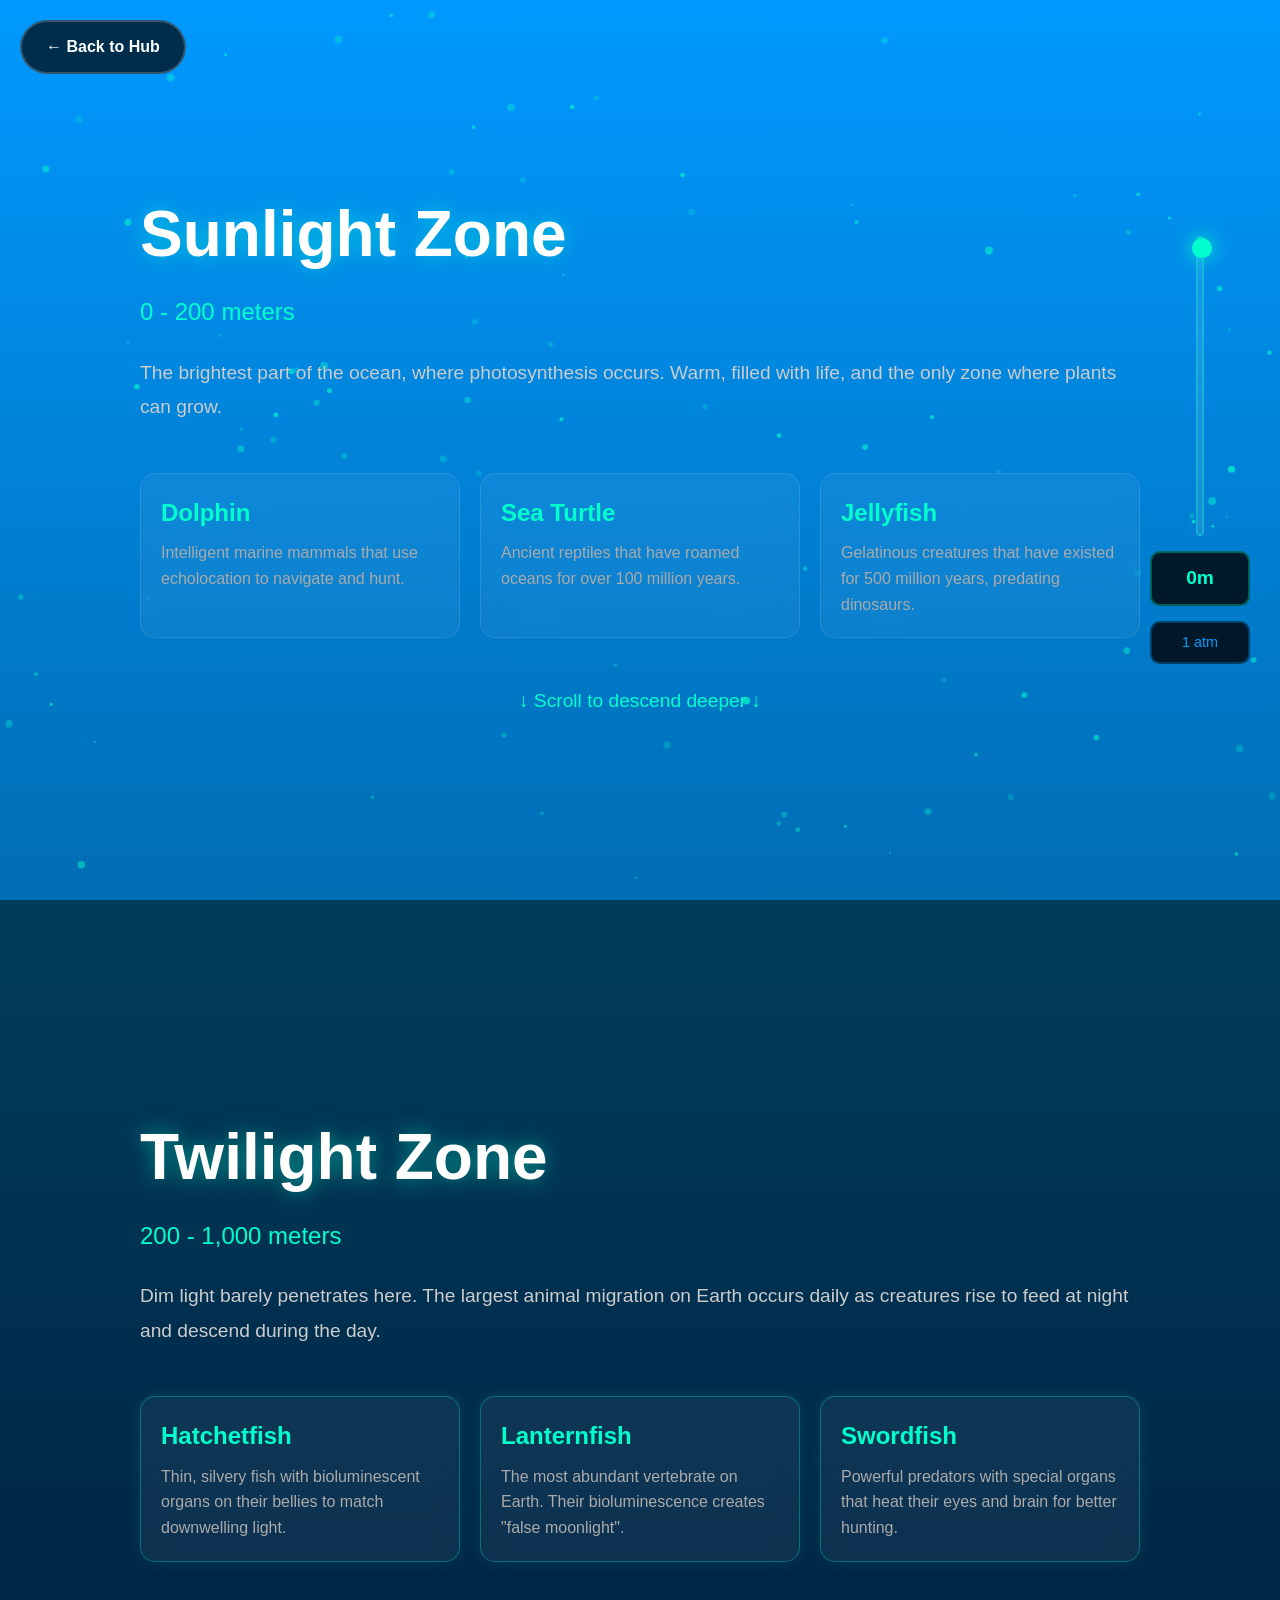
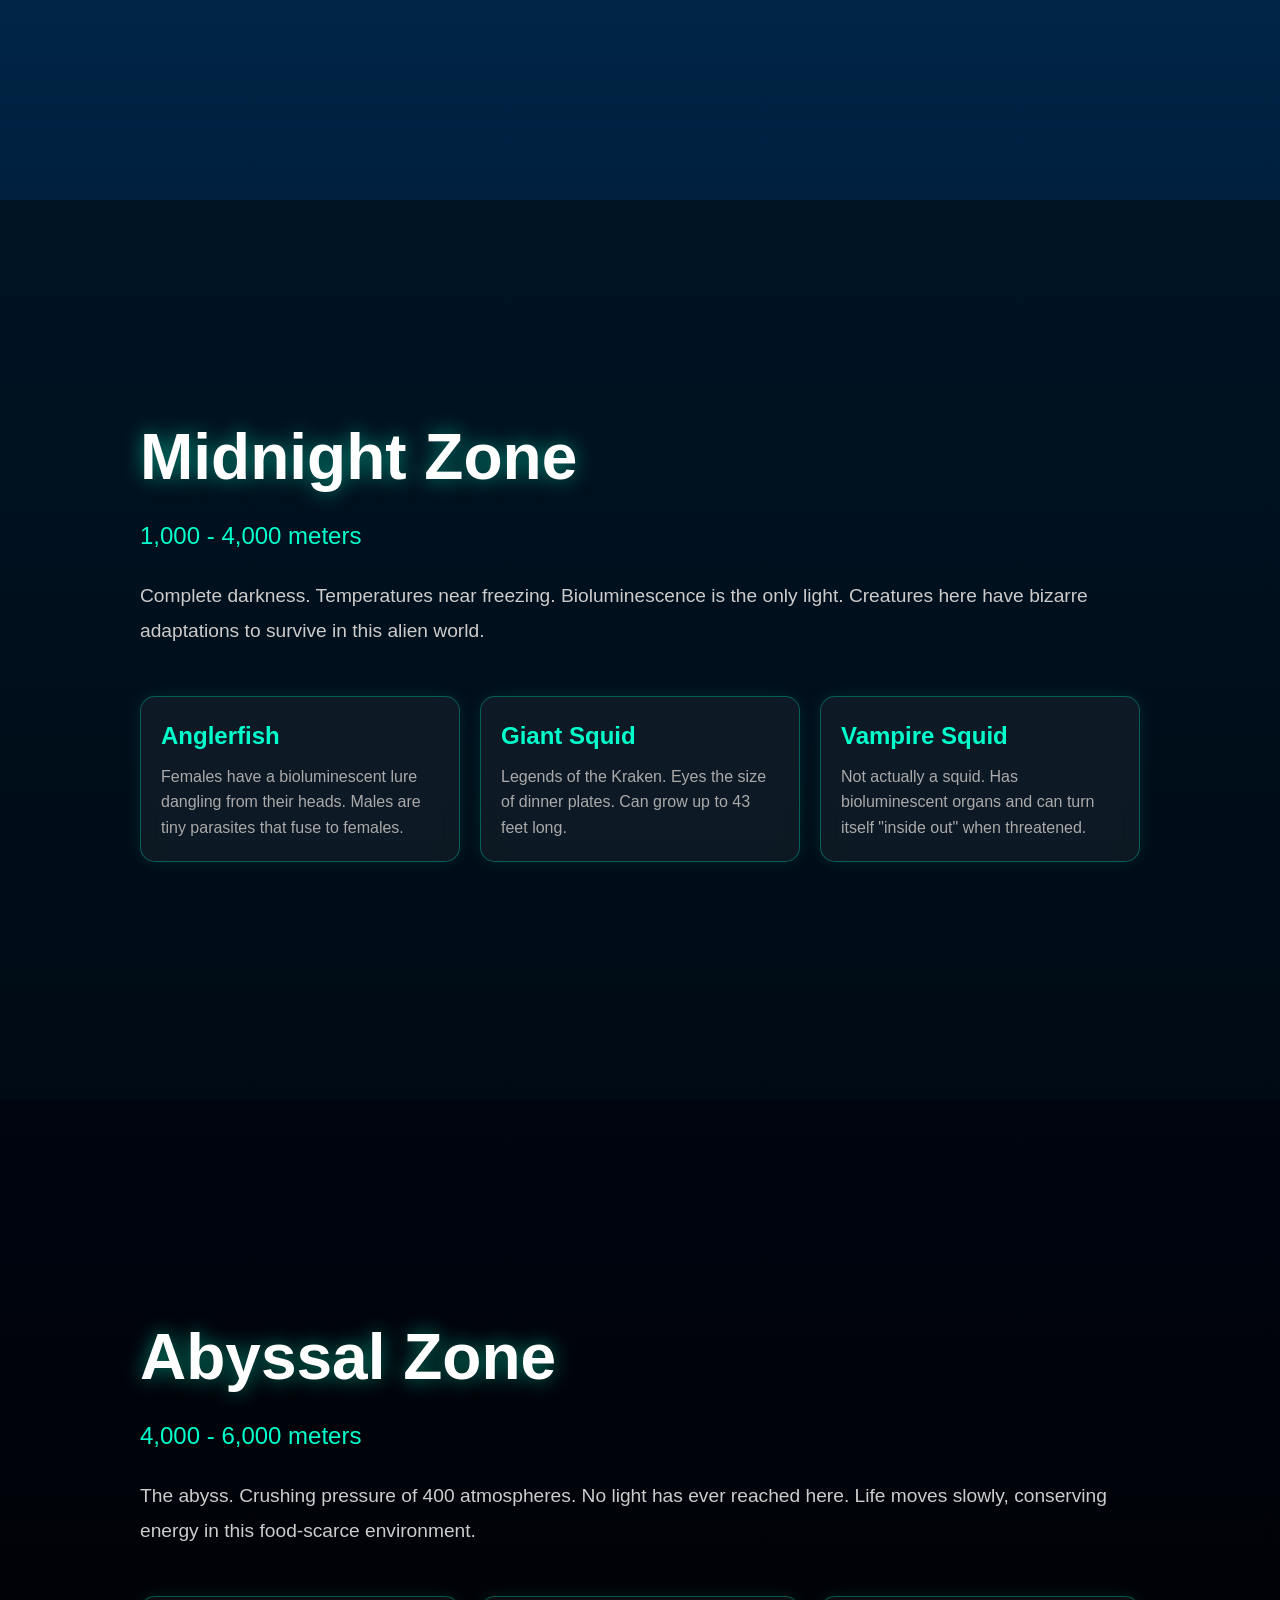
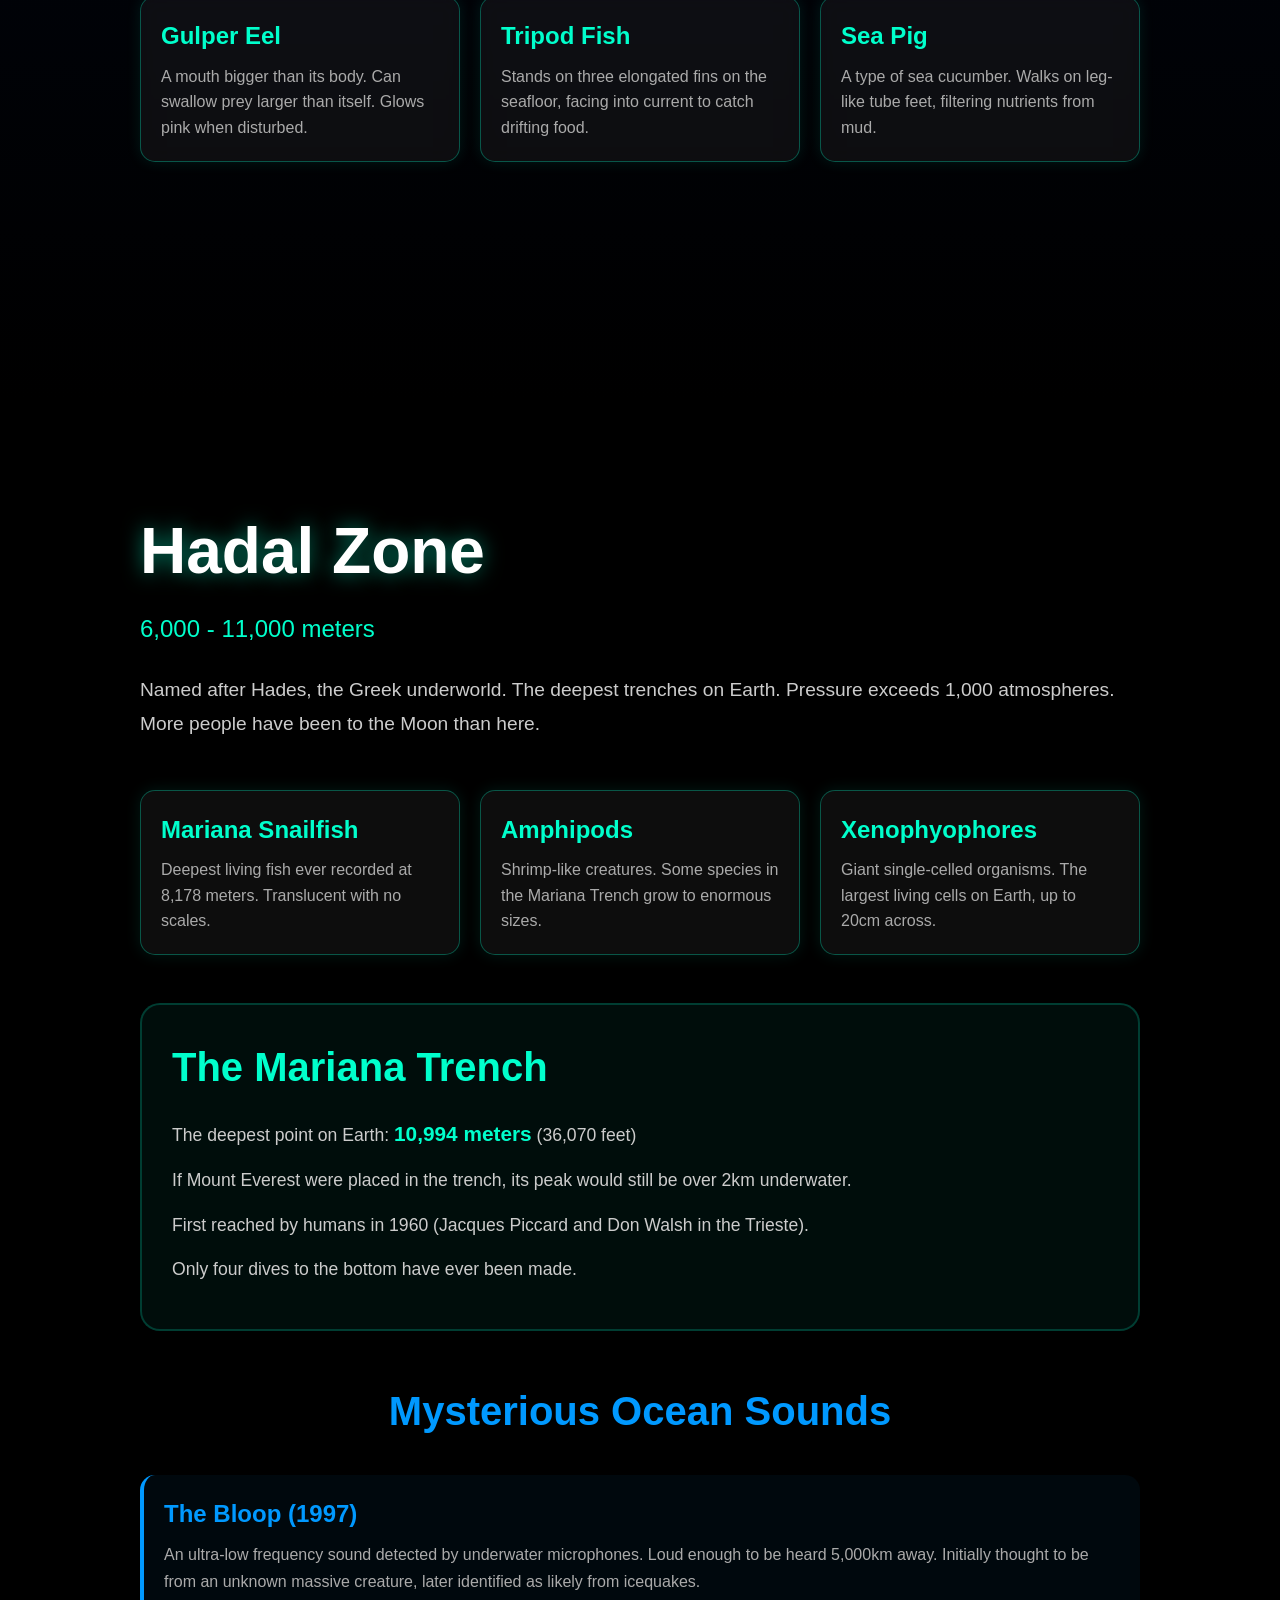
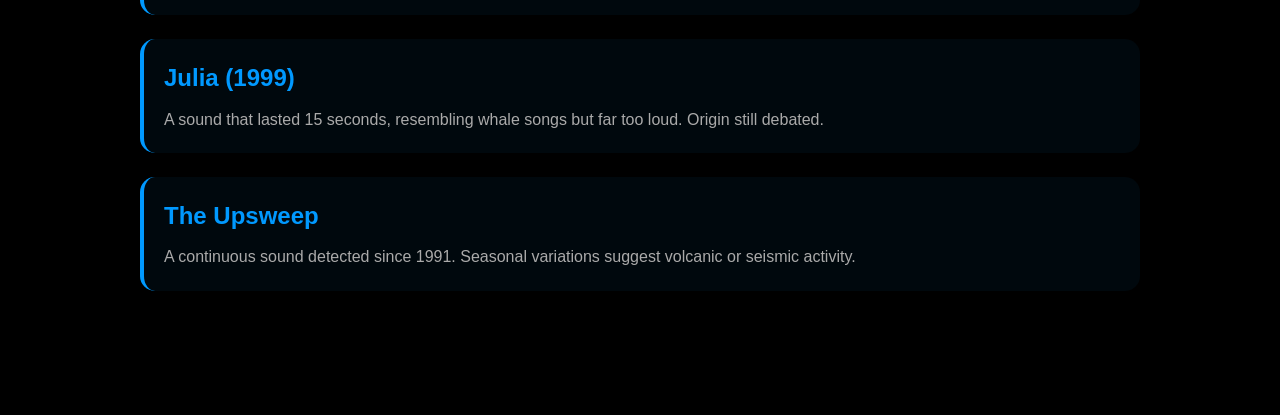
<file: ocean/index.html>
<!DOCTYPE html>
<html lang="en">
<head>
    <meta charset="UTF-8">
    <meta name="viewport" content="width=device-width, initial-scale=1.0">
    <title>Deep Ocean Mysteries - The Explorer's Hub</title>
    <link rel="stylesheet" href="../shared/main.css">
    <link rel="stylesheet" href="ocean.css">
</head>
<body>
    <a href="../index.html" class="back-to-hub">← Back to Hub</a>

    <div class="ocean-container">
        <!-- Depth Indicator -->
        <div class="depth-indicator">
            <div class="depth-meter">
                <div class="depth-marker" id="depth-marker"></div>
            </div>
            <div class="depth-display">
                <span id="depth-value">0</span>m
            </div>
            <div class="pressure-display">
                <span id="pressure-value">1</span> atm
            </div>
        </div>

        <!-- Zones -->
        <section class="zone sunlight-zone" data-depth="0" data-name="Sunlight Zone">
            <div class="zone-content">
                <h1 class="zone-title">Sunlight Zone</h1>
                <p class="zone-depth">0 - 200 meters</p>
                <p class="zone-description">
                    The brightest part of the ocean, where photosynthesis occurs.
                    Warm, filled with life, and the only zone where plants can grow.
                </p>
                <div class="creatures">
                    <div class="creature-card">
                        <h3>Dolphin</h3>
                        <p>Intelligent marine mammals that use echolocation to navigate and hunt.</p>
                    </div>
                    <div class="creature-card">
                        <h3>Sea Turtle</h3>
                        <p>Ancient reptiles that have roamed oceans for over 100 million years.</p>
                    </div>
                    <div class="creature-card">
                        <h3>Jellyfish</h3>
                        <p>Gelatinous creatures that have existed for 500 million years, predating dinosaurs.</p>
                    </div>
                </div>
                <div class="scroll-hint">↓ Scroll to descend deeper ↓</div>
            </div>
        </section>

        <section class="zone twilight-zone" data-depth="200" data-name="Twilight Zone">
            <div class="zone-content">
                <h1 class="zone-title">Twilight Zone</h1>
                <p class="zone-depth">200 - 1,000 meters</p>
                <p class="zone-description">
                    Dim light barely penetrates here. The largest animal migration on Earth
                    occurs daily as creatures rise to feed at night and descend during the day.
                </p>
                <div class="creatures">
                    <div class="creature-card glow">
                        <h3>Hatchetfish</h3>
                        <p>Thin, silvery fish with bioluminescent organs on their bellies to match downwelling light.</p>
                    </div>
                    <div class="creature-card glow">
                        <h3>Lanternfish</h3>
                        <p>The most abundant vertebrate on Earth. Their bioluminescence creates "false moonlight".</p>
                    </div>
                    <div class="creature-card glow">
                        <h3>Swordfish</h3>
                        <p>Powerful predators with special organs that heat their eyes and brain for better hunting.</p>
                    </div>
                </div>
            </div>
        </section>

        <section class="zone midnight-zone" data-depth="1000" data-name="Midnight Zone">
            <div class="zone-content">
                <h1 class="zone-title">Midnight Zone</h1>
                <p class="zone-depth">1,000 - 4,000 meters</p>
                <p class="zone-description">
                    Complete darkness. Temperatures near freezing. Bioluminescence is the only light.
                    Creatures here have bizarre adaptations to survive in this alien world.
                </p>
                <div class="creatures">
                    <div class="creature-card glow">
                        <h3>Anglerfish</h3>
                        <p>Females have a bioluminescent lure dangling from their heads. Males are tiny parasites that fuse to females.</p>
                    </div>
                    <div class="creature-card glow">
                        <h3>Giant Squid</h3>
                        <p>Legends of the Kraken. Eyes the size of dinner plates. Can grow up to 43 feet long.</p>
                    </div>
                    <div class="creature-card glow">
                        <h3>Vampire Squid</h3>
                        <p>Not actually a squid. Has bioluminescent organs and can turn itself "inside out" when threatened.</p>
                    </div>
                </div>
            </div>
        </section>

        <section class="zone abyssal-zone" data-depth="4000" data-name="Abyssal Zone">
            <div class="zone-content">
                <h1 class="zone-title">Abyssal Zone</h1>
                <p class="zone-depth">4,000 - 6,000 meters</p>
                <p class="zone-description">
                    The abyss. Crushing pressure of 400 atmospheres. No light has ever reached here.
                    Life moves slowly, conserving energy in this food-scarce environment.
                </p>
                <div class="creatures">
                    <div class="creature-card glow">
                        <h3>Gulper Eel</h3>
                        <p>A mouth bigger than its body. Can swallow prey larger than itself. Glows pink when disturbed.</p>
                    </div>
                    <div class="creature-card glow">
                        <h3>Tripod Fish</h3>
                        <p>Stands on three elongated fins on the seafloor, facing into current to catch drifting food.</p>
                    </div>
                    <div class="creature-card glow">
                        <h3>Sea Pig</h3>
                        <p>A type of sea cucumber. Walks on leg-like tube feet, filtering nutrients from mud.</p>
                    </div>
                </div>
            </div>
        </section>

        <section class="zone hadal-zone" data-depth="6000" data-name="Hadal Zone">
            <div class="zone-content">
                <h1 class="zone-title">Hadal Zone</h1>
                <p class="zone-depth">6,000 - 11,000 meters</p>
                <p class="zone-description">
                    Named after Hades, the Greek underworld. The deepest trenches on Earth.
                    Pressure exceeds 1,000 atmospheres. More people have been to the Moon than here.
                </p>
                <div class="creatures">
                    <div class="creature-card glow">
                        <h3>Mariana Snailfish</h3>
                        <p>Deepest living fish ever recorded at 8,178 meters. Translucent with no scales.</p>
                    </div>
                    <div class="creature-card glow">
                        <h3>Amphipods</h3>
                        <p>Shrimp-like creatures. Some species in the Mariana Trench grow to enormous sizes.</p>
                    </div>
                    <div class="creature-card glow">
                        <h3>Xenophyophores</h3>
                        <p>Giant single-celled organisms. The largest living cells on Earth, up to 20cm across.</p>
                    </div>
                </div>

                <div class="trench-info">
                    <h2>The Mariana Trench</h2>
                    <p>The deepest point on Earth: <strong>10,994 meters</strong> (36,070 feet)</p>
                    <p>If Mount Everest were placed in the trench, its peak would still be over 2km underwater.</p>
                    <p>First reached by humans in 1960 (Jacques Piccard and Don Walsh in the Trieste).</p>
                    <p>Only four dives to the bottom have ever been made.</p>
                </div>

                <div class="mystery-sounds">
                    <h2>Mysterious Ocean Sounds</h2>
                    <div class="sound-item">
                        <h3>The Bloop (1997)</h3>
                        <p>An ultra-low frequency sound detected by underwater microphones. Loud enough to be heard 5,000km away.
                        Initially thought to be from an unknown massive creature, later identified as likely from icequakes.</p>
                    </div>
                    <div class="sound-item">
                        <h3>Julia (1999)</h3>
                        <p>A sound that lasted 15 seconds, resembling whale songs but far too loud. Origin still debated.</p>
                    </div>
                    <div class="sound-item">
                        <h3>The Upsweep</h3>
                        <p>A continuous sound detected since 1991. Seasonal variations suggest volcanic or seismic activity.</p>
                    </div>
                </div>
            </div>
        </section>
    </div>

    <!-- Floating particles -->
    <canvas id="particles"></canvas>

    <script src="ocean.js"></script>
</body>
</html>
</file>
<file: shared/main.css>
/* Shared Global Styles */

:root {
    --transition-smooth: all 0.3s cubic-bezier(0.4, 0, 0.2, 1);
    --shadow-soft: 0 4px 6px rgba(0, 0, 0, 0.1);
    --shadow-medium: 0 10px 25px rgba(0, 0, 0, 0.2);
    --shadow-hard: 0 20px 40px rgba(0, 0, 0, 0.3);
}

* {
    margin: 0;
    padding: 0;
    box-sizing: border-box;
}

body {
    font-family: 'Segoe UI', Tahoma, Geneva, Verdana, sans-serif;
    line-height: 1.6;
    -webkit-font-smoothing: antialiased;
    -moz-osx-font-smoothing: grayscale;
}

/* Utility classes */
.hidden {
    display: none !important;
}

.fade-in {
    animation: fadeIn 0.5s ease-in;
}

@keyframes fadeIn {
    from {
        opacity: 0;
        transform: translateY(20px);
    }
    to {
        opacity: 1;
        transform: translateY(0);
    }
}

/* Back to Hub button (used in all sections) */
.back-to-hub {
    position: fixed;
    top: 20px;
    left: 20px;
    z-index: 1000;
    padding: 12px 24px;
    background: rgba(0, 0, 0, 0.7);
    backdrop-filter: blur(10px);
    color: white;
    text-decoration: none;
    border-radius: 30px;
    font-weight: 600;
    transition: var(--transition-smooth);
    border: 2px solid rgba(255, 255, 255, 0.2);
    display: flex;
    align-items: center;
    gap: 8px;
}

.back-to-hub:hover {
    background: rgba(0, 0, 0, 0.9);
    transform: translateX(-5px);
    border-color: rgba(255, 255, 255, 0.5);
}

/* Loading animation */
.loading {
    display: inline-block;
    width: 20px;
    height: 20px;
    border: 3px solid rgba(255, 255, 255, 0.3);
    border-radius: 50%;
    border-top-color: white;
    animation: spin 1s linear infinite;
}

@keyframes spin {
    to { transform: rotate(360deg); }
}
</file>
<file: cosmos/cosmos.css>
body {
    margin: 0;
    padding: 0;
    background: #0a0a0a;
    color: #fff;
    overflow-x: hidden;
    font-family: 'Segoe UI', Tahoma, Geneva, Verdana, sans-serif;
}

#starfield {
    position: fixed;
    top: 0;
    left: 0;
    width: 100%;
    height: 100%;
    z-index: 0;
}

.cosmos-container {
    position: relative;
    z-index: 1;
    max-width: 1200px;
    margin: 0 auto;
    padding: 20px;
}

/* Hero Section */
.hero {
    min-height: 100vh;
    display: flex;
    flex-direction: column;
    justify-content: center;
    align-items: center;
    text-align: center;
    padding: 2rem;
}

.cosmic-title {
    font-size: 5rem;
    font-weight: 700;
    margin-bottom: 1rem;
    background: linear-gradient(135deg, #ec407a, #7b1fa2, #4a148c);
    -webkit-background-clip: text;
    -webkit-text-fill-color: transparent;
    background-clip: text;
    animation: cosmic-glow 3s ease-in-out infinite;
}

@keyframes cosmic-glow {
    0%, 100% {
        filter: drop-shadow(0 0 20px rgba(123, 31, 162, 0.5));
    }
    50% {
        filter: drop-shadow(0 0 40px rgba(236, 64, 122, 0.8));
    }
}

.cosmic-subtitle {
    font-size: 1.8rem;
    color: #aaa;
    margin-bottom: 3rem;
    font-weight: 300;
    letter-spacing: 2px;
}

.scale-info {
    background: rgba(123, 31, 162, 0.1);
    padding: 2rem;
    border-radius: 15px;
    border: 2px solid rgba(123, 31, 162, 0.3);
    backdrop-filter: blur(10px);
}

.scale-info p {
    font-size: 1.2rem;
    margin: 0.5rem 0;
    color: #ddd;
}

/* Timeline Navigation */
.timeline-nav {
    position: sticky;
    top: 80px;
    z-index: 100;
    display: flex;
    gap: 10px;
    justify-content: center;
    padding: 20px;
    background: rgba(10, 10, 10, 0.9);
    backdrop-filter: blur(10px);
    border-radius: 15px;
    margin: 2rem 0;
    flex-wrap: wrap;
}

.nav-btn {
    padding: 12px 24px;
    background: rgba(123, 31, 162, 0.2);
    border: 2px solid rgba(123, 31, 162, 0.5);
    color: #fff;
    border-radius: 10px;
    cursor: pointer;
    font-size: 1rem;
    font-weight: 600;
    transition: all 0.3s ease;
}

.nav-btn:hover {
    background: rgba(123, 31, 162, 0.4);
    border-color: #7b1fa2;
    transform: translateY(-2px);
    box-shadow: 0 5px 15px rgba(123, 31, 162, 0.3);
}

/* Timeline */
.timeline {
    position: relative;
    padding: 3rem 0;
}

.timeline::before {
    content: '';
    position: absolute;
    left: 50%;
    transform: translateX(-50%);
    width: 4px;
    height: 100%;
    background: linear-gradient(180deg,
        rgba(236, 64, 122, 0.5) 0%,
        rgba(123, 31, 162, 0.5) 50%,
        rgba(74, 20, 140, 0.5) 100%);
}

/* Month Dividers */
.month-divider {
    text-align: center;
    margin: 4rem 0 2rem 0;
    position: relative;
}

.month-divider h2 {
    font-size: 2.5rem;
    color: #ec407a;
    text-shadow: 0 0 20px rgba(236, 64, 122, 0.5);
}

.final-day-header {
    text-align: center;
    margin: 4rem 0 2rem 0;
    padding: 2rem;
    background: rgba(236, 64, 122, 0.1);
    border-radius: 15px;
    border: 2px solid rgba(236, 64, 122, 0.3);
}

.final-day-header h2 {
    font-size: 3rem;
    color: #ec407a;
    margin-bottom: 0.5rem;
}

.final-day-header p {
    font-size: 1.3rem;
    color: #aaa;
}

/* Event Cards */
.event-card {
    position: relative;
    margin: 3rem 0;
    display: flex;
    align-items: center;
    animation: fadeInUp 0.6s ease-out;
}

@keyframes fadeInUp {
    from {
        opacity: 0;
        transform: translateY(30px);
    }
    to {
        opacity: 1;
        transform: translateY(0);
    }
}

.event-card:nth-child(odd) {
    flex-direction: row;
    padding-left: calc(50% + 40px);
}

.event-card:nth-child(even) {
    flex-direction: row-reverse;
    padding-right: calc(50% + 40px);
}

.event-marker {
    position: absolute;
    left: 50%;
    transform: translateX(-50%);
    width: 20px;
    height: 20px;
    background: #7b1fa2;
    border-radius: 50%;
    border: 4px solid #0a0a0a;
    box-shadow: 0 0 20px rgba(123, 31, 162, 0.8);
    z-index: 2;
}

.event-card.major .event-marker {
    width: 30px;
    height: 30px;
    background: #ec407a;
    box-shadow: 0 0 30px rgba(236, 64, 122, 1);
    animation: pulse 2s infinite;
}

@keyframes pulse {
    0%, 100% {
        transform: translateX(-50%) scale(1);
        opacity: 1;
    }
    50% {
        transform: translateX(-50%) scale(1.2);
        opacity: 0.8;
    }
}

.event-content {
    background: rgba(30, 30, 30, 0.8);
    backdrop-filter: blur(10px);
    padding: 1.5rem;
    border-radius: 15px;
    border: 2px solid rgba(123, 31, 162, 0.3);
    transition: all 0.3s ease;
}

.event-card:hover .event-content {
    border-color: #7b1fa2;
    box-shadow: 0 10px 30px rgba(123, 31, 162, 0.3);
    transform: scale(1.02);
}

.event-card.major .event-content {
    border-color: rgba(236, 64, 122, 0.5);
    background: rgba(40, 20, 50, 0.8);
}

.event-card.extinction .event-content {
    border-color: rgba(255, 0, 0, 0.5);
    background: rgba(50, 10, 10, 0.8);
}

.event-card.current .event-content {
    border-color: rgba(0, 255, 204, 0.5);
    background: rgba(0, 40, 40, 0.8);
    box-shadow: 0 0 30px rgba(0, 255, 204, 0.3);
}

.event-content h2 {
    font-size: 1.5rem;
    color: #ec407a;
    margin-bottom: 0.5rem;
}

.event-content h3 {
    font-size: 1.8rem;
    color: #fff;
    margin-bottom: 0.5rem;
}

.real-time {
    font-size: 1rem;
    color: #7b1fa2;
    font-style: italic;
    margin-bottom: 0.8rem;
}

.event-content p {
    color: #ccc;
    line-height: 1.7;
    font-size: 1.05rem;
}

/* Perspective Section */
.perspective {
    margin: 5rem 0;
    padding: 3rem;
    background: rgba(123, 31, 162, 0.05);
    border-radius: 20px;
    border: 2px solid rgba(123, 31, 162, 0.2);
}

.perspective h2 {
    font-size: 3rem;
    text-align: center;
    margin-bottom: 2rem;
    color: #ec407a;
}

.perspective-grid {
    display: grid;
    grid-template-columns: repeat(auto-fit, minmax(280px, 1fr));
    gap: 2rem;
}

.perspective-card {
    background: rgba(0, 0, 0, 0.5);
    padding: 2rem;
    border-radius: 15px;
    border: 2px solid rgba(123, 31, 162, 0.3);
    transition: all 0.3s ease;
}

.perspective-card:hover {
    border-color: #7b1fa2;
    transform: translateY(-5px);
    box-shadow: 0 10px 30px rgba(123, 31, 162, 0.3);
}

.perspective-card h3 {
    font-size: 1.5rem;
    color: #ec407a;
    margin-bottom: 1rem;
}

.perspective-card p {
    color: #ccc;
    line-height: 1.7;
    font-size: 1.1rem;
}

/* Responsive Design */
@media (max-width: 768px) {
    .cosmic-title {
        font-size: 3rem;
    }

    .cosmic-subtitle {
        font-size: 1.3rem;
    }

    .timeline::before {
        left: 20px;
    }

    .event-card,
    .event-card:nth-child(odd),
    .event-card:nth-child(even) {
        flex-direction: row;
        padding-left: 60px;
        padding-right: 0;
    }

    .event-marker {
        left: 20px;
    }

    .event-content h2 {
        font-size: 1.2rem;
    }

    .event-content h3 {
        font-size: 1.4rem;
    }

    .perspective h2 {
        font-size: 2rem;
    }

    .timeline-nav {
        top: 70px;
    }
}

/* Shooting star animation */
@keyframes shooting-star {
    0% {
        transform: translateX(0) translateY(0);
        opacity: 1;
    }
    100% {
        transform: translateX(-1000px) translateY(500px);
        opacity: 0;
    }
}

.shooting-star {
    position: fixed;
    width: 2px;
    height: 2px;
    background: white;
    border-radius: 50%;
    box-shadow: 0 0 10px white;
    animation: shooting-star 2s linear;
    z-index: 1;
}
</file>
<file: illusions/illusions.css>
body {
    margin: 0;
    padding: 0;
    background: #f5f5f5;
    color: #333;
    font-family: 'Segoe UI', Tahoma, Geneva, Verdana, sans-serif;
}

.lab-container {
    max-width: 1400px;
    margin: 0 auto;
    padding: 20px;
}

/* Header */
.lab-header {
    text-align: center;
    padding: 4rem 2rem;
    background: linear-gradient(135deg, #ffffff 0%, #e0e0e0 100%);
    border-radius: 20px;
    margin-bottom: 3rem;
    box-shadow: 0 10px 40px rgba(0, 0, 0, 0.1);
}

.lab-header h1 {
    font-size: 4rem;
    color: #333;
    margin-bottom: 1rem;
    font-weight: 700;
}

.tagline {
    font-size: 1.8rem;
    color: #666;
    margin-bottom: 1.5rem;
    font-weight: 300;
    font-style: italic;
}

.description {
    font-size: 1.2rem;
    color: #555;
    max-width: 800px;
    margin: 0 auto;
    line-height: 1.8;
}

/* Illusions Grid */
.illusions-grid {
    display: grid;
    grid-template-columns: repeat(auto-fit, minmax(450px, 1fr));
    gap: 2rem;
    margin-bottom: 4rem;
}

.illusion-card {
    background: white;
    border-radius: 15px;
    padding: 2rem;
    box-shadow: 0 5px 20px rgba(0, 0, 0, 0.1);
    transition: all 0.3s ease;
}

.illusion-card:hover {
    box-shadow: 0 10px 40px rgba(0, 0, 0, 0.15);
    transform: translateY(-5px);
}

.illusion-header {
    display: flex;
    justify-content: space-between;
    align-items: center;
    margin-bottom: 1.5rem;
    flex-wrap: wrap;
    gap: 1rem;
}

.illusion-header h2 {
    font-size: 1.8rem;
    color: #333;
    margin: 0;
}

.toggle-btn {
    padding: 10px 20px;
    background: #333;
    color: white;
    border: none;
    border-radius: 8px;
    cursor: pointer;
    font-size: 1rem;
    font-weight: 600;
    transition: all 0.3s ease;
}

.toggle-btn:hover {
    background: #555;
    transform: scale(1.05);
}

.toggle-btn:active {
    transform: scale(0.95);
}

.illusion-display {
    background: #fafafa;
    border-radius: 10px;
    padding: 1rem;
    margin-bottom: 1.5rem;
    display: flex;
    justify-content: center;
    align-items: center;
    min-height: 400px;
    border: 2px solid #e0e0e0;
}

.illusion-display svg,
.illusion-display canvas {
    max-width: 100%;
    height: auto;
    border-radius: 5px;
}

.illusion-info {
    background: #f9f9f9;
    padding: 1.5rem;
    border-radius: 10px;
    border-left: 4px solid #333;
}

.illusion-info h3 {
    font-size: 1.3rem;
    color: #333;
    margin-bottom: 0.5rem;
    margin-top: 1rem;
}

.illusion-info h3:first-child {
    margin-top: 0;
}

.illusion-info p {
    color: #555;
    line-height: 1.7;
    margin-bottom: 0.8rem;
}

/* Science Section */
.science-section {
    background: linear-gradient(135deg, #333 0%, #555 100%);
    color: white;
    padding: 4rem 2rem;
    border-radius: 20px;
    margin-top: 4rem;
}

.science-section h2 {
    text-align: center;
    font-size: 3rem;
    margin-bottom: 3rem;
}

.science-grid {
    display: grid;
    grid-template-columns: repeat(auto-fit, minmax(280px, 1fr));
    gap: 2rem;
}

.science-card {
    background: rgba(255, 255, 255, 0.1);
    padding: 2rem;
    border-radius: 15px;
    border: 2px solid rgba(255, 255, 255, 0.2);
    backdrop-filter: blur(10px);
}

.science-card h3 {
    font-size: 1.5rem;
    margin-bottom: 1rem;
    color: #fff;
}

.science-card p {
    color: #ddd;
    line-height: 1.7;
    font-size: 1.05rem;
}

/* Special styling for specific illusions */
.checker-reveal-line {
    stroke: #ff0000;
    stroke-width: 3;
    opacity: 0;
    transition: opacity 0.5s ease;
}

.checker-reveal-line.active {
    opacity: 1;
}

.cafe-grid-lines {
    opacity: 0;
    transition: opacity 0.5s ease;
}

.cafe-grid-lines.active {
    opacity: 1;
}

/* Responsive Design */
@media (max-width: 768px) {
    .lab-header h1 {
        font-size: 2.5rem;
    }

    .tagline {
        font-size: 1.3rem;
    }

    .description {
        font-size: 1rem;
    }

    .illusions-grid {
        grid-template-columns: 1fr;
    }

    .illusion-header {
        flex-direction: column;
        align-items: flex-start;
    }

    .toggle-btn {
        width: 100%;
    }

    .science-section h2 {
        font-size: 2rem;
    }

    .illusion-display {
        min-height: 300px;
    }
}

/* Animation classes */
.rotate-animation {
    animation: rotate 20s linear infinite;
}

@keyframes rotate {
    from {
        transform: rotate(0deg);
    }
    to {
        transform: rotate(360deg);
    }
}

.fade-in {
    animation: fadeIn 0.5s ease-in;
}

@keyframes fadeIn {
    from {
        opacity: 0;
    }
    to {
        opacity: 1;
    }
}

/* Pulsing effect for interactive elements */
.pulse {
    animation: pulse 2s ease-in-out infinite;
}

@keyframes pulse {
    0%, 100% {
        opacity: 1;
    }
    50% {
        opacity: 0.5;
    }
}

/* Highlight effect */
.highlight {
    box-shadow: 0 0 20px rgba(255, 215, 0, 0.5);
    border-color: gold !important;
}
</file>
<file: ocean/ocean.css>
body {
    margin: 0;
    padding: 0;
    background: #000814;
    color: #fff;
    overflow-x: hidden;
    font-family: 'Segoe UI', Tahoma, Geneva, Verdana, sans-serif;
}

.ocean-container {
    position: relative;
    width: 100%;
}

/* Depth Indicator */
.depth-indicator {
    position: fixed;
    top: 50%;
    right: 30px;
    transform: translateY(-50%);
    z-index: 100;
    display: flex;
    flex-direction: column;
    align-items: center;
    gap: 15px;
}

.depth-meter {
    width: 8px;
    height: 300px;
    background: rgba(255, 255, 255, 0.1);
    border-radius: 10px;
    position: relative;
    border: 2px solid rgba(0, 255, 204, 0.3);
}

.depth-marker {
    position: absolute;
    left: -6px;
    width: 20px;
    height: 20px;
    background: #00ffcc;
    border-radius: 50%;
    box-shadow: 0 0 20px #00ffcc;
    transition: top 0.3s ease;
}

.depth-display {
    background: rgba(0, 0, 0, 0.8);
    padding: 10px 15px;
    border-radius: 10px;
    font-size: 1.2rem;
    font-weight: bold;
    color: #00ffcc;
    border: 2px solid rgba(0, 255, 204, 0.3);
    min-width: 100px;
    text-align: center;
}

.pressure-display {
    background: rgba(0, 0, 0, 0.8);
    padding: 8px 12px;
    border-radius: 10px;
    font-size: 0.9rem;
    color: #0099ff;
    border: 2px solid rgba(0, 153, 255, 0.3);
    min-width: 100px;
    text-align: center;
}

/* Zones */
.zone {
    min-height: 100vh;
    padding: 100px 20px;
    position: relative;
    display: flex;
    align-items: center;
    justify-content: center;
    transition: background 1s ease;
}

.zone-content {
    max-width: 1000px;
    margin: 0 auto;
    position: relative;
    z-index: 2;
}

.zone-title {
    font-size: 4rem;
    margin-bottom: 0.5rem;
    font-weight: 700;
    text-shadow: 0 0 20px rgba(0, 255, 204, 0.5);
}

.zone-depth {
    font-size: 1.5rem;
    color: #00ffcc;
    margin-bottom: 1.5rem;
    font-weight: 300;
}

.zone-description {
    font-size: 1.2rem;
    line-height: 1.8;
    margin-bottom: 3rem;
    color: #ccc;
}

/* Zone-specific backgrounds */
.sunlight-zone {
    background: linear-gradient(180deg, #0099ff 0%, #006db3 100%);
}

.twilight-zone {
    background: linear-gradient(180deg, #003d5c 0%, #001f3f 100%);
}

.midnight-zone {
    background: linear-gradient(180deg, #001424 0%, #000a14 100%);
}

.abyssal-zone {
    background: linear-gradient(180deg, #000510 0%, #000000 100%);
}

.hadal-zone {
    background: #000000;
}

/* Creatures */
.creatures {
    display: grid;
    grid-template-columns: repeat(auto-fit, minmax(280px, 1fr));
    gap: 20px;
    margin: 2rem 0;
}

.creature-card {
    background: rgba(255, 255, 255, 0.05);
    padding: 20px;
    border-radius: 15px;
    border: 1px solid rgba(255, 255, 255, 0.1);
    backdrop-filter: blur(10px);
    transition: all 0.3s ease;
    cursor: pointer;
}

.creature-card:hover {
    transform: translateY(-5px);
    background: rgba(255, 255, 255, 0.08);
    border-color: rgba(0, 255, 204, 0.5);
    box-shadow: 0 10px 30px rgba(0, 255, 204, 0.2);
}

.creature-card.glow {
    border-color: rgba(0, 255, 204, 0.3);
    box-shadow: 0 0 15px rgba(0, 255, 204, 0.1);
}

.creature-card h3 {
    font-size: 1.5rem;
    margin-bottom: 0.5rem;
    color: #00ffcc;
}

.creature-card p {
    color: #aaa;
    line-height: 1.6;
}

/* Scroll hint */
.scroll-hint {
    text-align: center;
    margin-top: 3rem;
    font-size: 1.2rem;
    color: #00ffcc;
    animation: bounce 2s infinite;
}

@keyframes bounce {
    0%, 100% {
        transform: translateY(0);
    }
    50% {
        transform: translateY(10px);
    }
}

/* Trench info */
.trench-info {
    background: rgba(0, 255, 204, 0.05);
    padding: 30px;
    border-radius: 20px;
    margin: 3rem 0;
    border: 2px solid rgba(0, 255, 204, 0.2);
}

.trench-info h2 {
    font-size: 2.5rem;
    color: #00ffcc;
    margin-bottom: 1rem;
}

.trench-info p {
    font-size: 1.1rem;
    line-height: 1.8;
    margin-bottom: 0.8rem;
    color: #ccc;
}

.trench-info strong {
    color: #00ffcc;
    font-size: 1.3rem;
}

/* Mystery sounds */
.mystery-sounds {
    margin-top: 3rem;
}

.mystery-sounds h2 {
    font-size: 2.5rem;
    color: #0099ff;
    margin-bottom: 2rem;
    text-align: center;
}

.sound-item {
    background: rgba(0, 153, 255, 0.05);
    padding: 20px;
    border-radius: 15px;
    margin-bottom: 1.5rem;
    border-left: 4px solid #0099ff;
}

.sound-item h3 {
    font-size: 1.5rem;
    color: #0099ff;
    margin-bottom: 0.5rem;
}

.sound-item p {
    color: #aaa;
    line-height: 1.7;
}

/* Particles canvas */
#particles {
    position: fixed;
    top: 0;
    left: 0;
    width: 100%;
    height: 100%;
    pointer-events: none;
    z-index: 1;
}

/* Responsive */
@media (max-width: 768px) {
    .zone-title {
        font-size: 2.5rem;
    }

    .zone-depth {
        font-size: 1.2rem;
    }

    .zone-description {
        font-size: 1rem;
    }

    .depth-indicator {
        right: 10px;
    }

    .depth-meter {
        height: 200px;
    }

    .creatures {
        grid-template-columns: 1fr;
    }

    .trench-info h2,
    .mystery-sounds h2 {
        font-size: 1.8rem;
    }
}

/* Bioluminescent glow effect */
@keyframes glow-pulse {
    0%, 100% {
        box-shadow: 0 0 10px rgba(0, 255, 204, 0.2);
    }
    50% {
        box-shadow: 0 0 20px rgba(0, 255, 204, 0.4);
    }
}

.creature-card.glow:hover {
    animation: glow-pulse 2s infinite;
}
</file>
